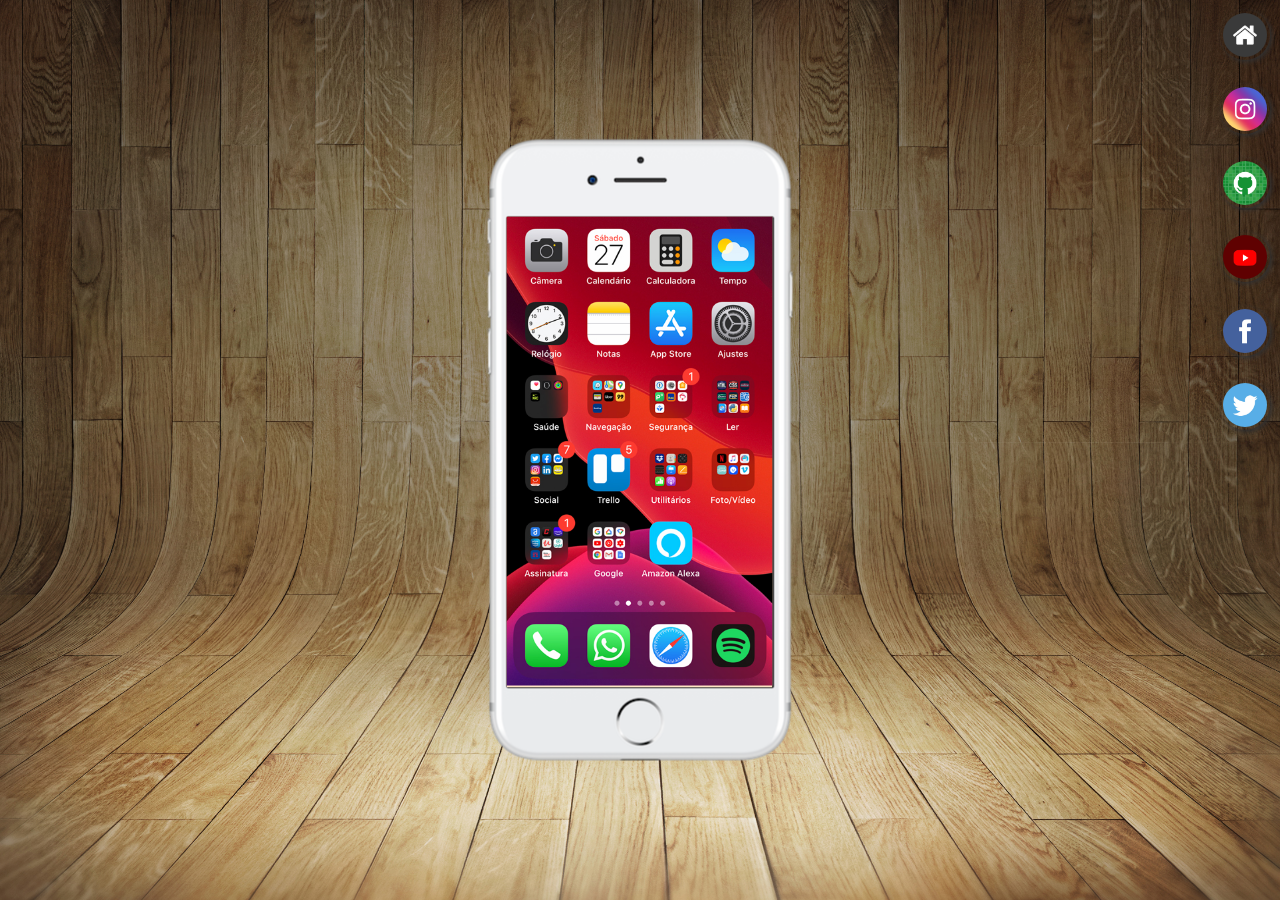
<file: index.html>
<!DOCTYPE html>
<html lang="pt-br">

<head>
    <meta charset="UTF-8">
    <meta http-equiv="X-UA-Compatible" content="IE=edge">
    <meta name="viewport" content="width=device-width, initial-scale=1.0">
    <link rel="sortcut icon" href="favicon.ico" type="image/x-icon">
    <title>Projeto Redes Sociais</title>
    <link rel="stylesheet" href="estilo.css">
</head>

<body>
    <main>
        <section id="telefone">
            <iframe src="home.html" name="tela" id="tela" frameborder="0"></iframe>
        </section>
        <section id="redes-sociais">
            <a href="home.html" target="tela"> <img src="imagens/logo-home.jpg" alt="logo-home"> <br>
                <a href="instagram.html" target="tela"><img src="imagens/logo-instagram.jpg" alt="icone-instagram"></a> <br>
                <a href="github.html" target="tela"><img src="imagens/logo-github.jpg" alt="logo-github"> </a> <br>
                <a href="youtube.html" target="tela"><img src="imagens/logo-youtube.jpg" alt="logo-youtube"></a><br>
                <a href="facebook.html" target="tela"> <img src="imagens/logo-facebook.jpg" alt="logo-facebook"> </a> <br>
                <a href="twitter.html" target="tela"> <img src="imagens/logo-twitter.jpg" alt="logo-twitter"> </a> <br>
        </section>

    </main>


</body>

</html>
</file>
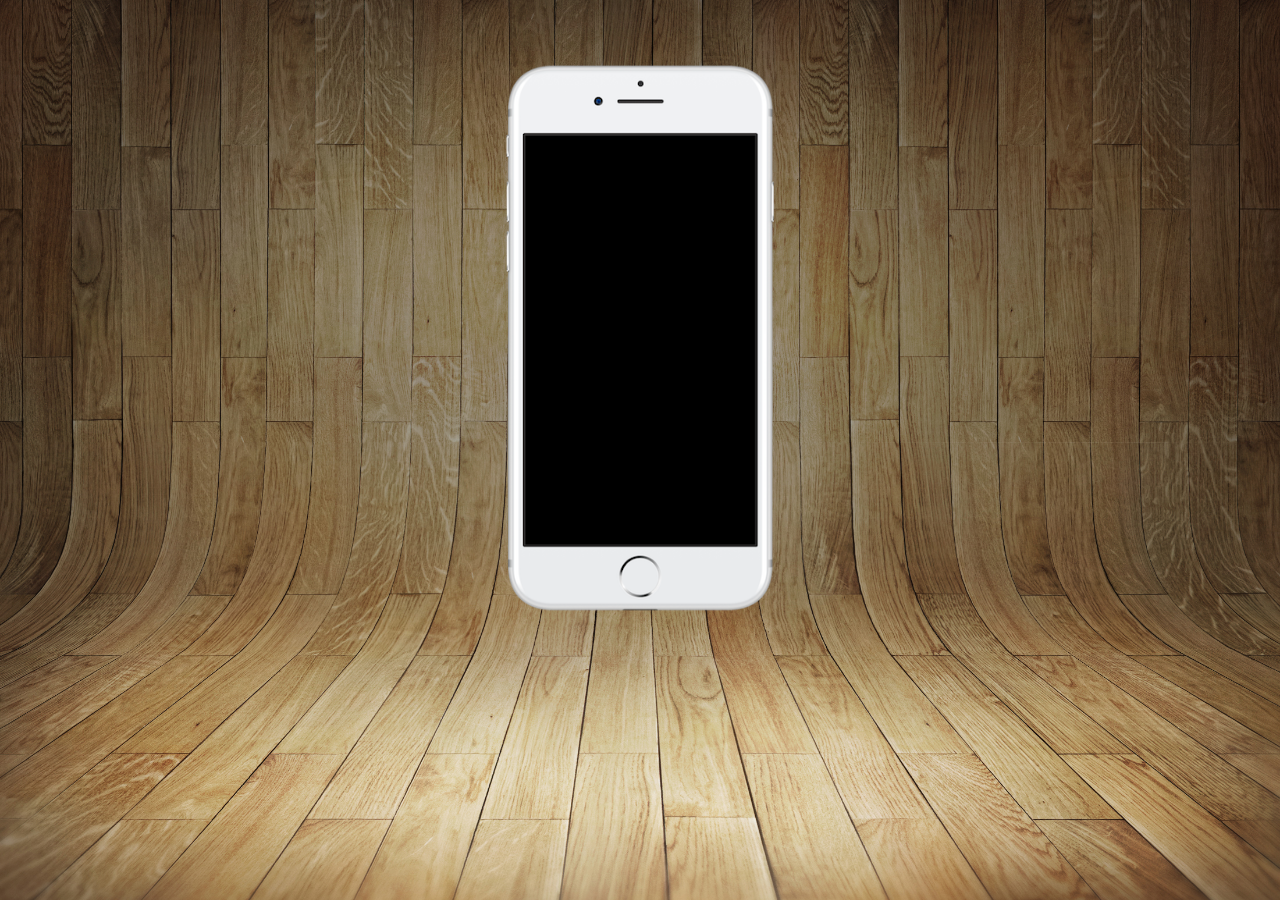
<file: projeto/index.html>
<!DOCTYPE html>
<html lang="pt-br">
<head>
    <meta charset="UTF-8">
    <meta http-equiv="X-UA-Compatible" content="IE=edge">
    <meta name="viewport" content="width=device-width, initial-scale=1.0">
    <link rel="sortcut icon" href="favicon.ico" type="image/x-icon">
    <title>Projeto Redes Sociais</title>
    <style>
        
        body{ background-image:url(imagens/fundo-madeira.jpg ); background-size: cover; background-repeat: no-repeat; background-attachment:fixed;}
         #iphone{  position: relative;
            top: 10%;
            left: 50%;
         transform: translate(-50%, 10%);
            height: 550px;
            
         }

   </style>
</head>
<body>
    <img id="iphone" src="imagens/frame-iphone.png" alt="iphone">

    
</body>
</html>
</file>
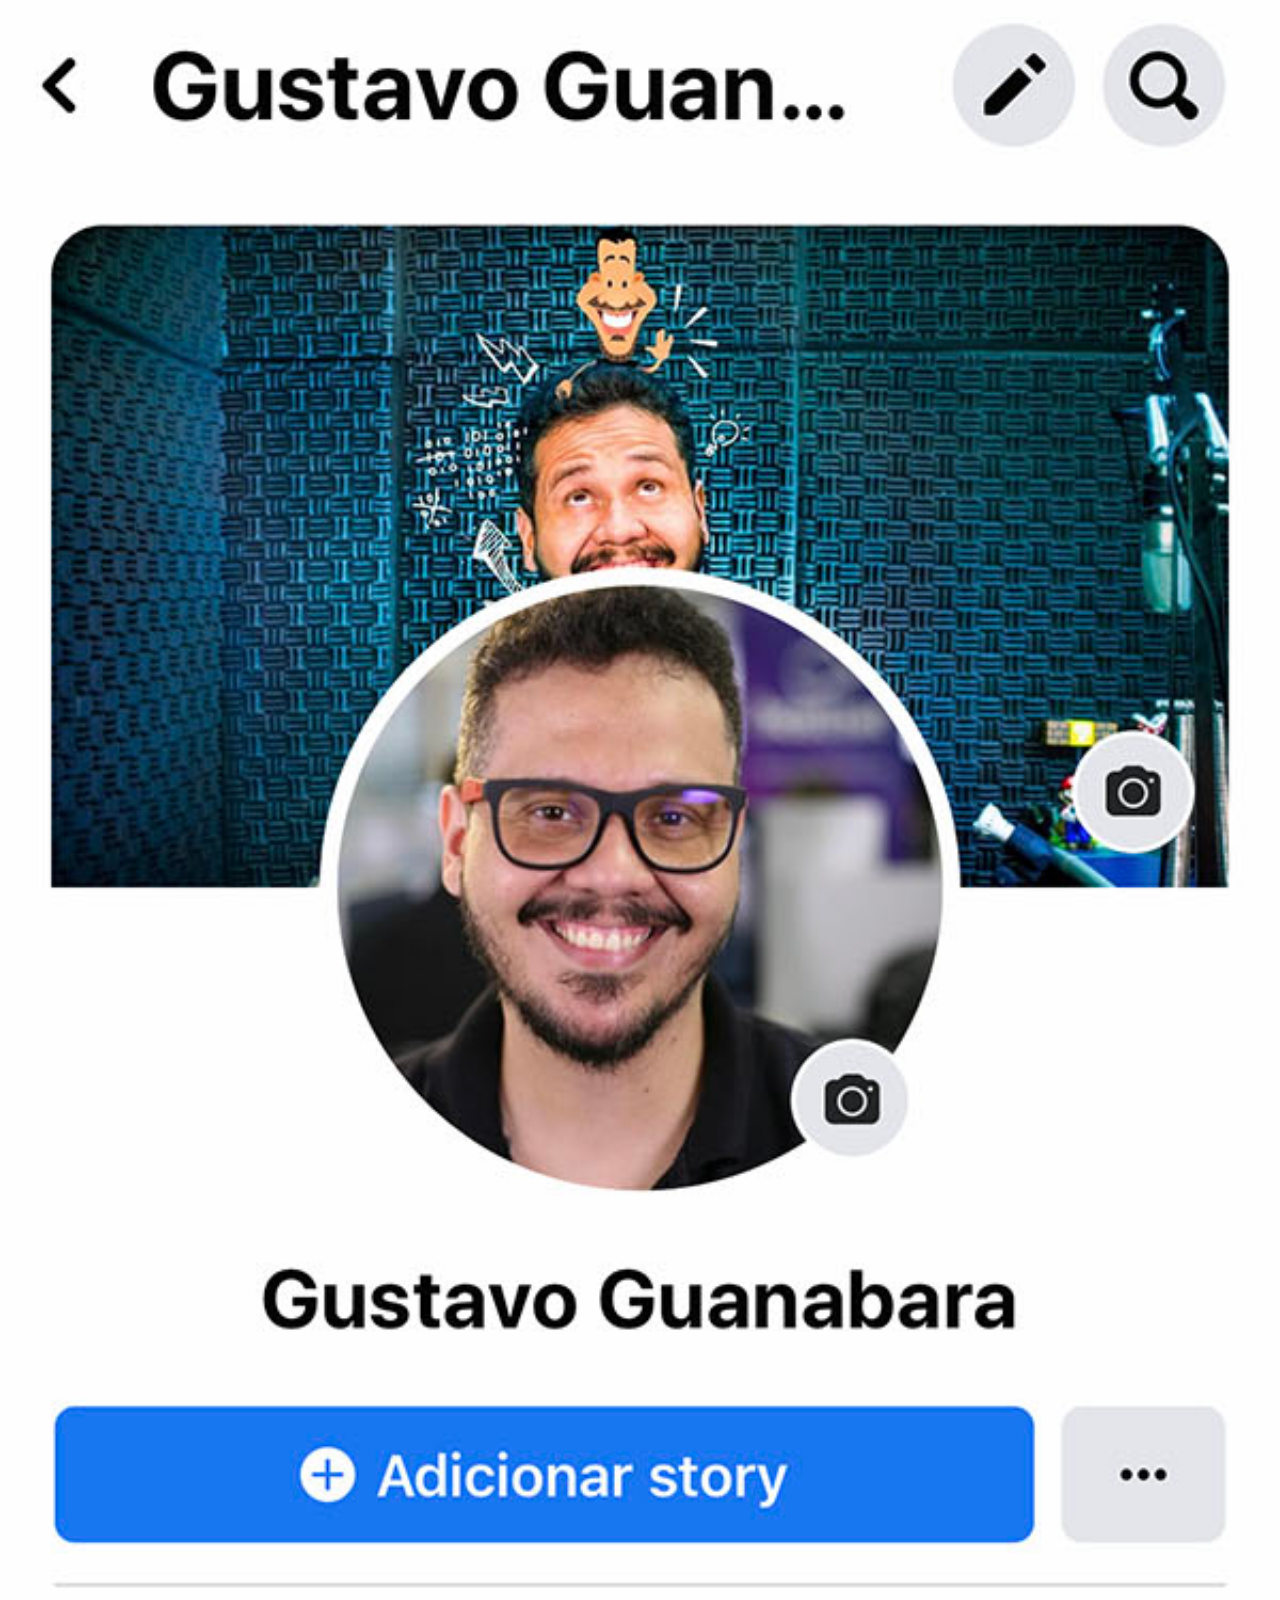
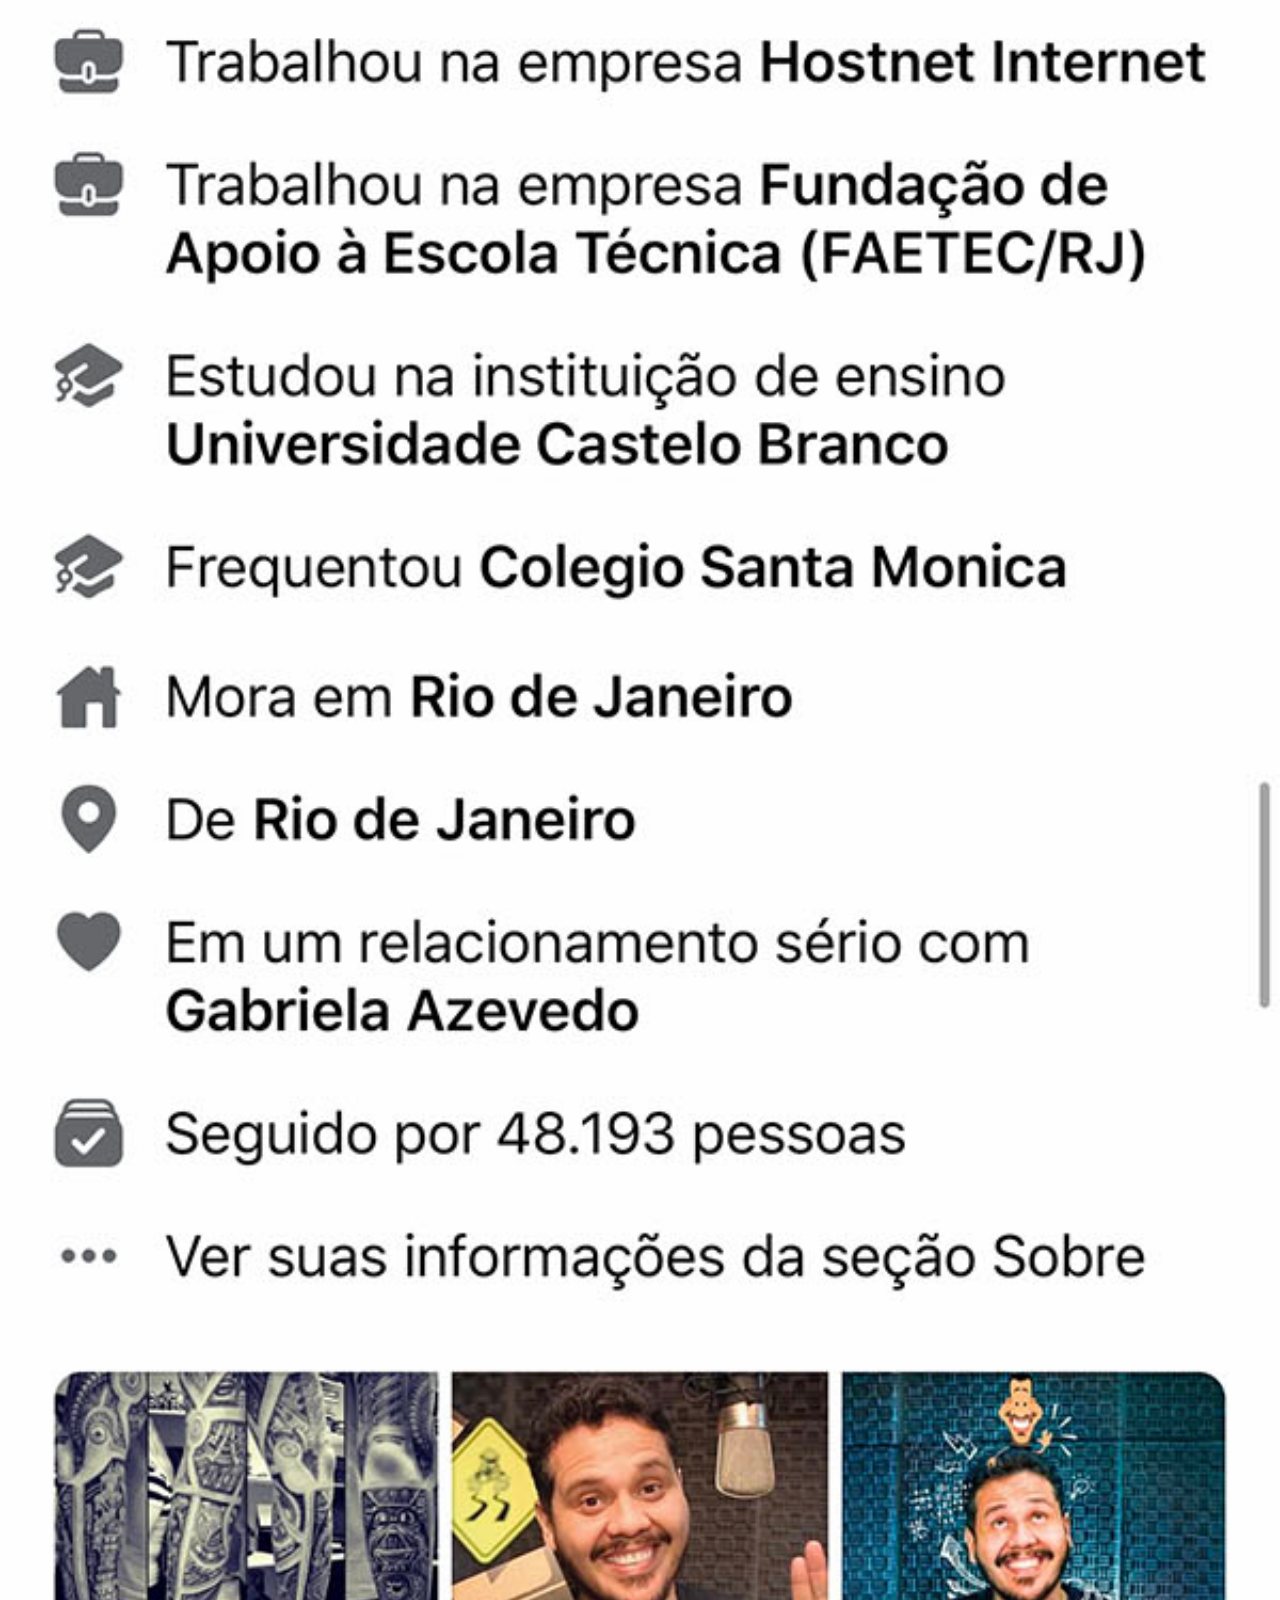
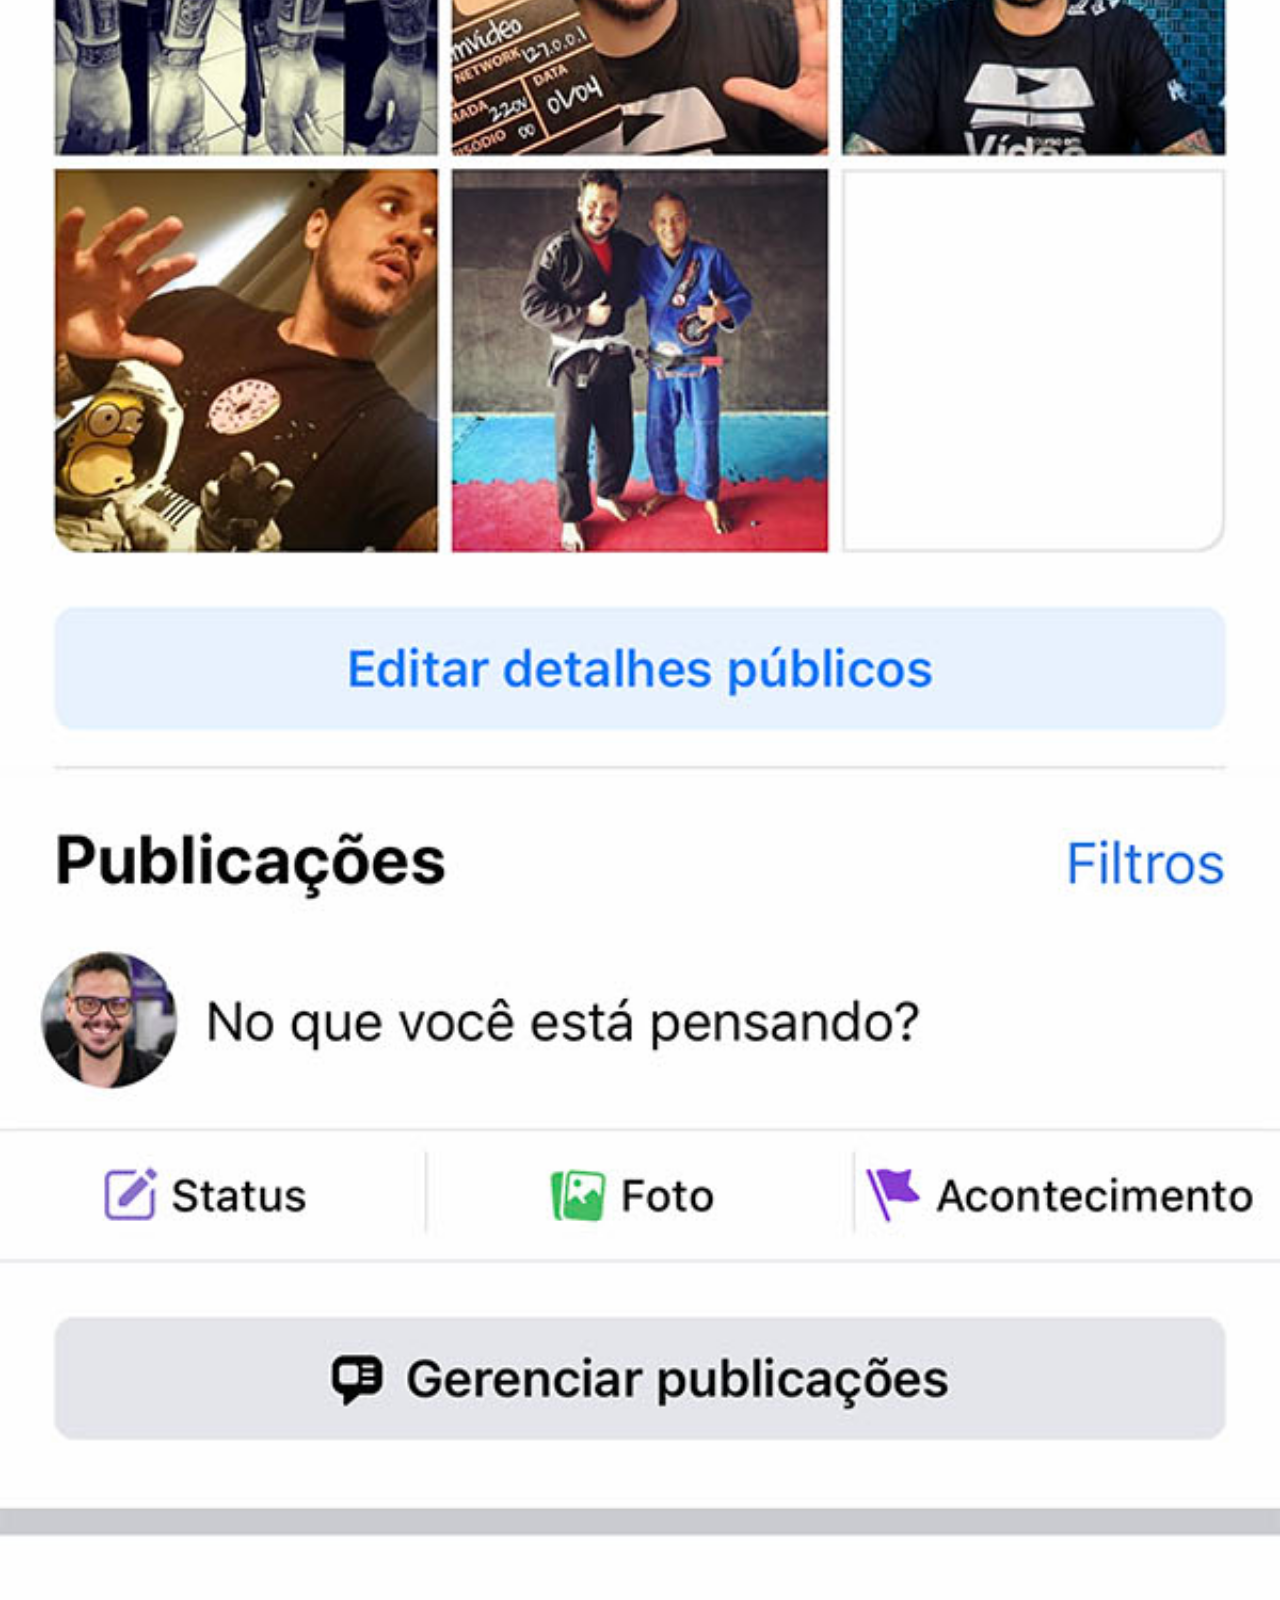
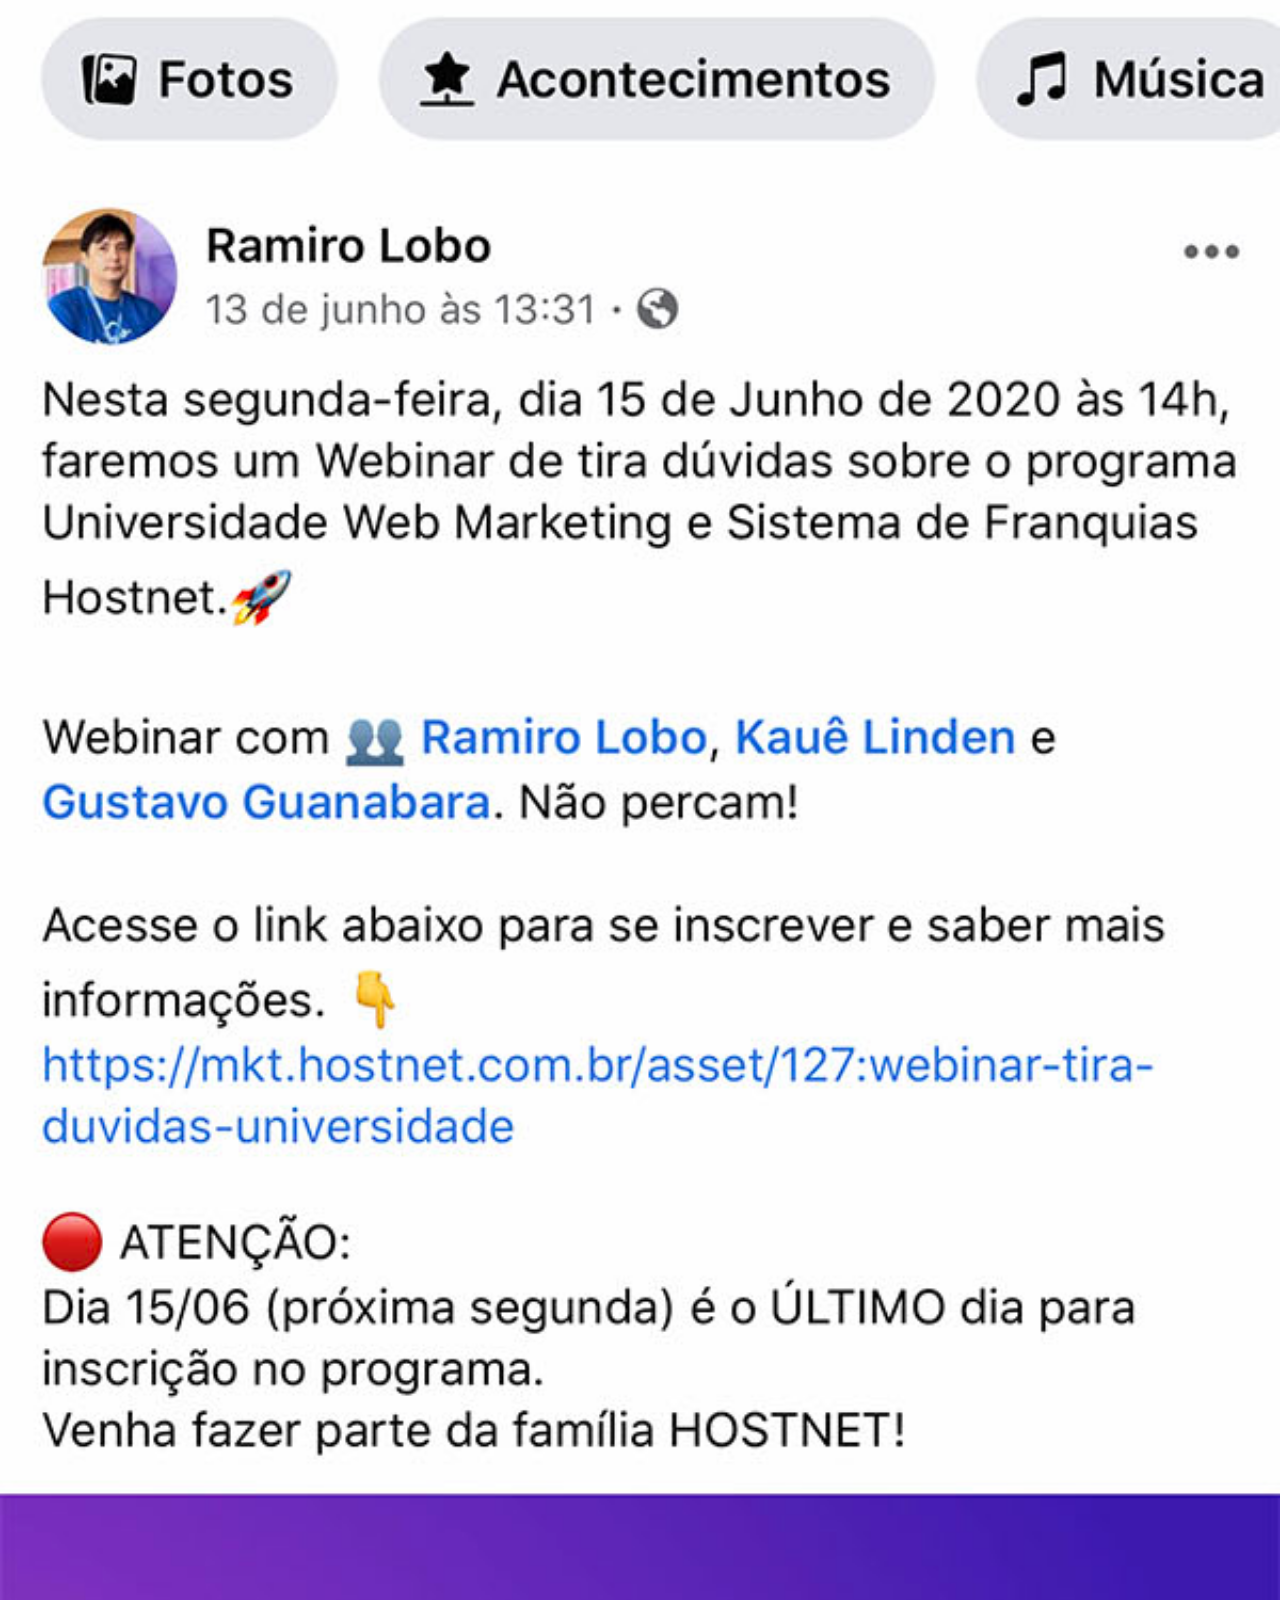
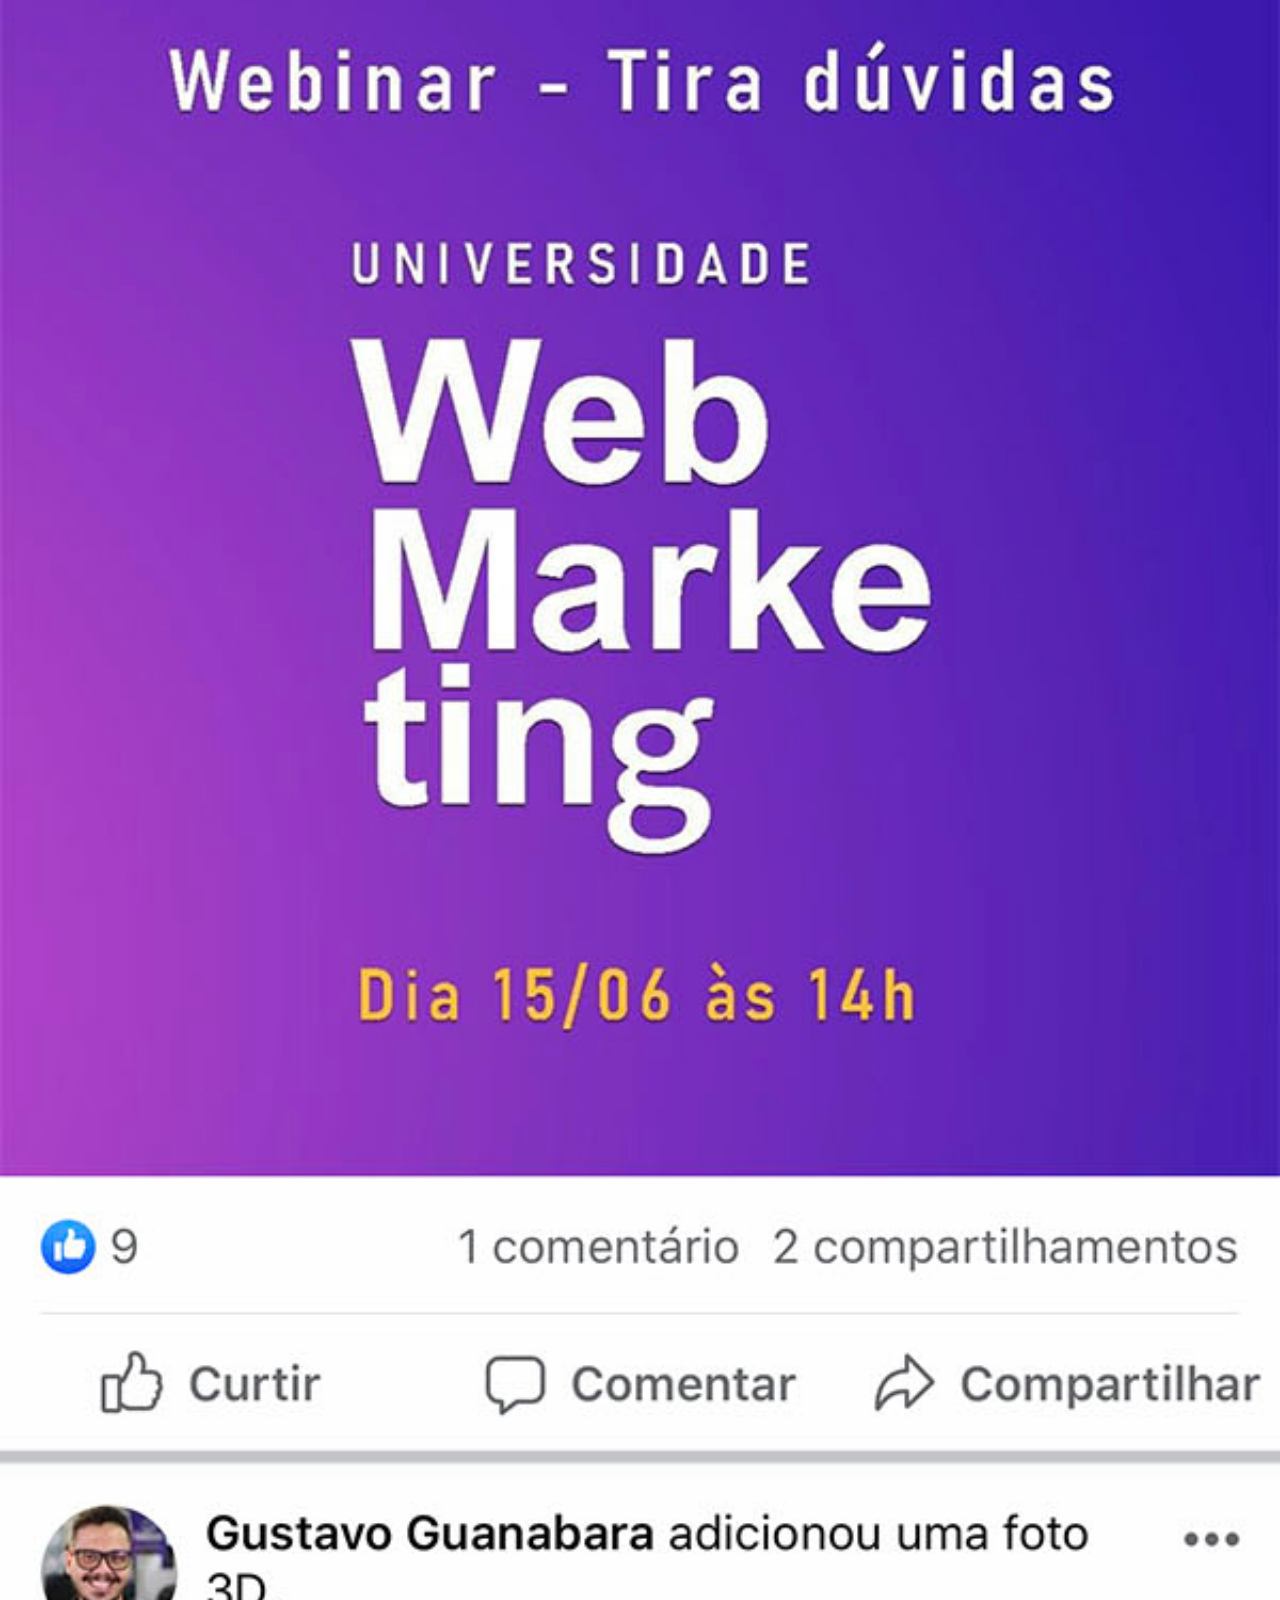
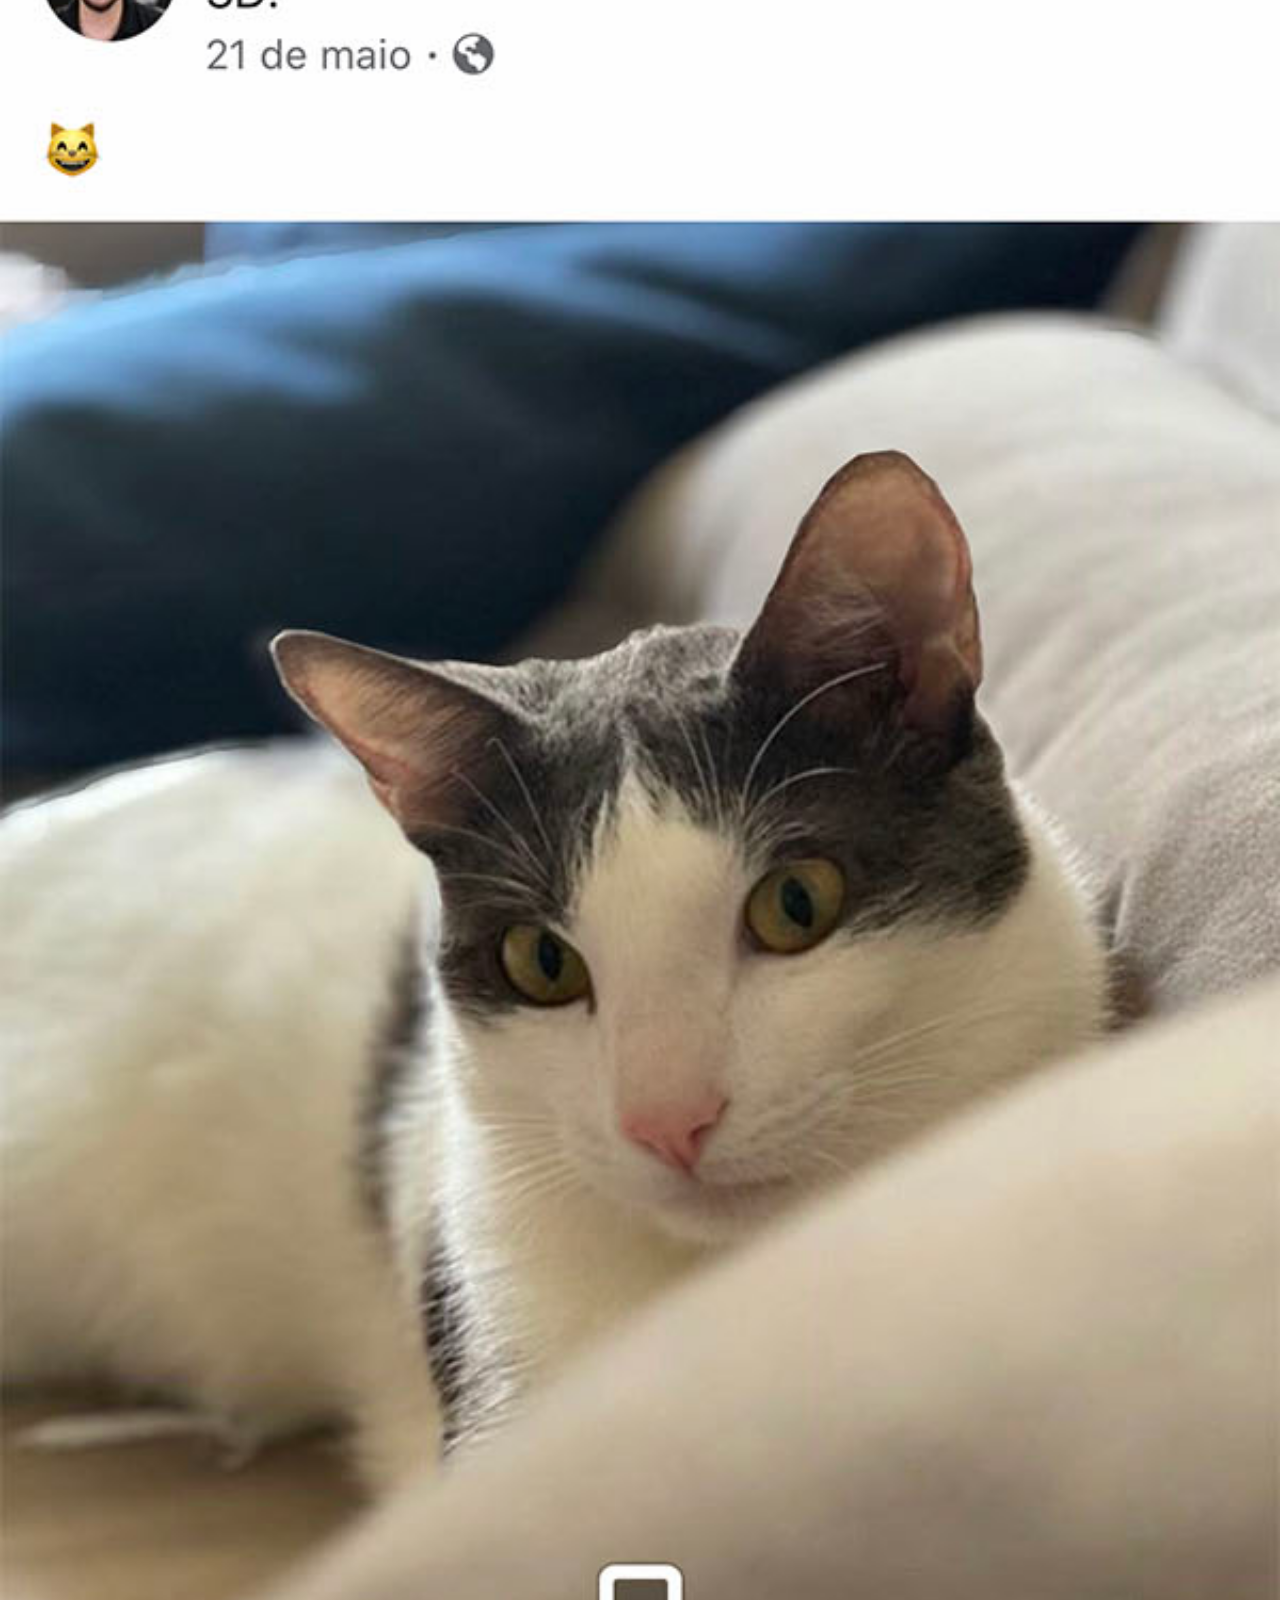
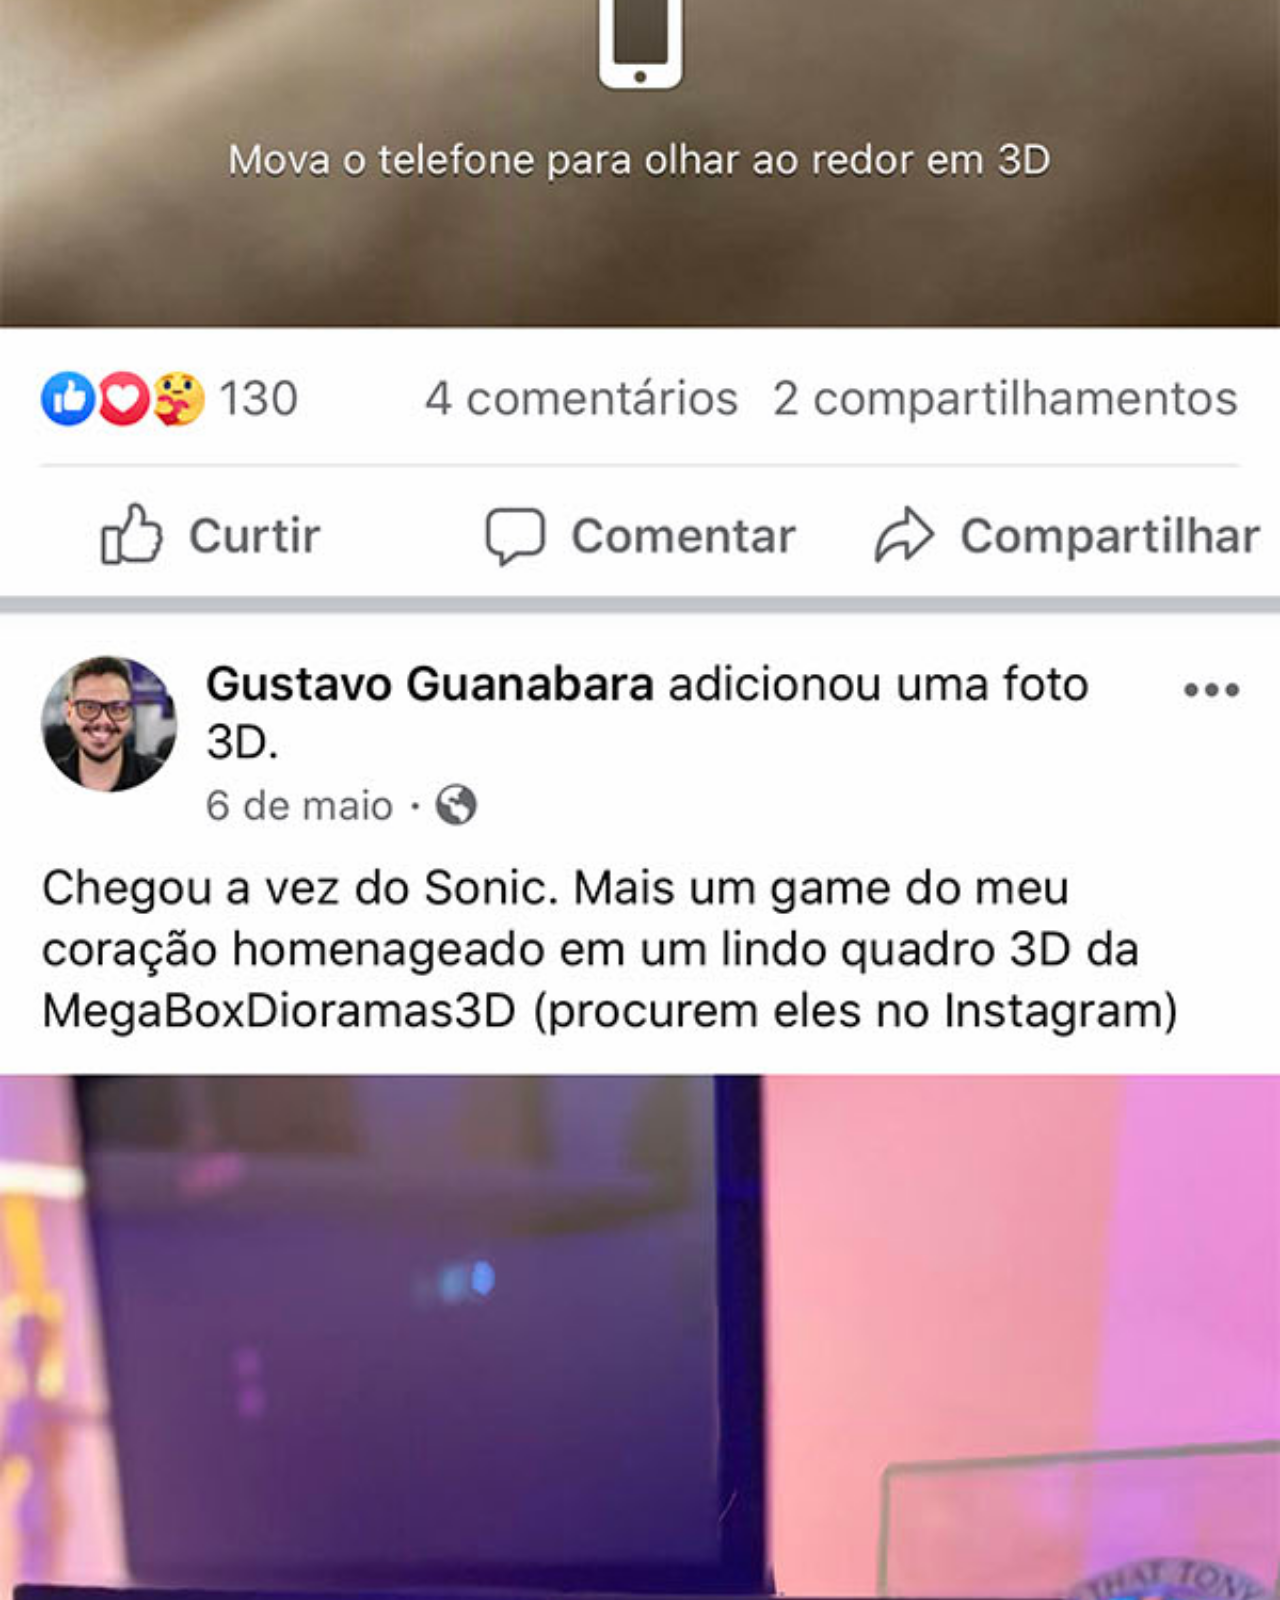
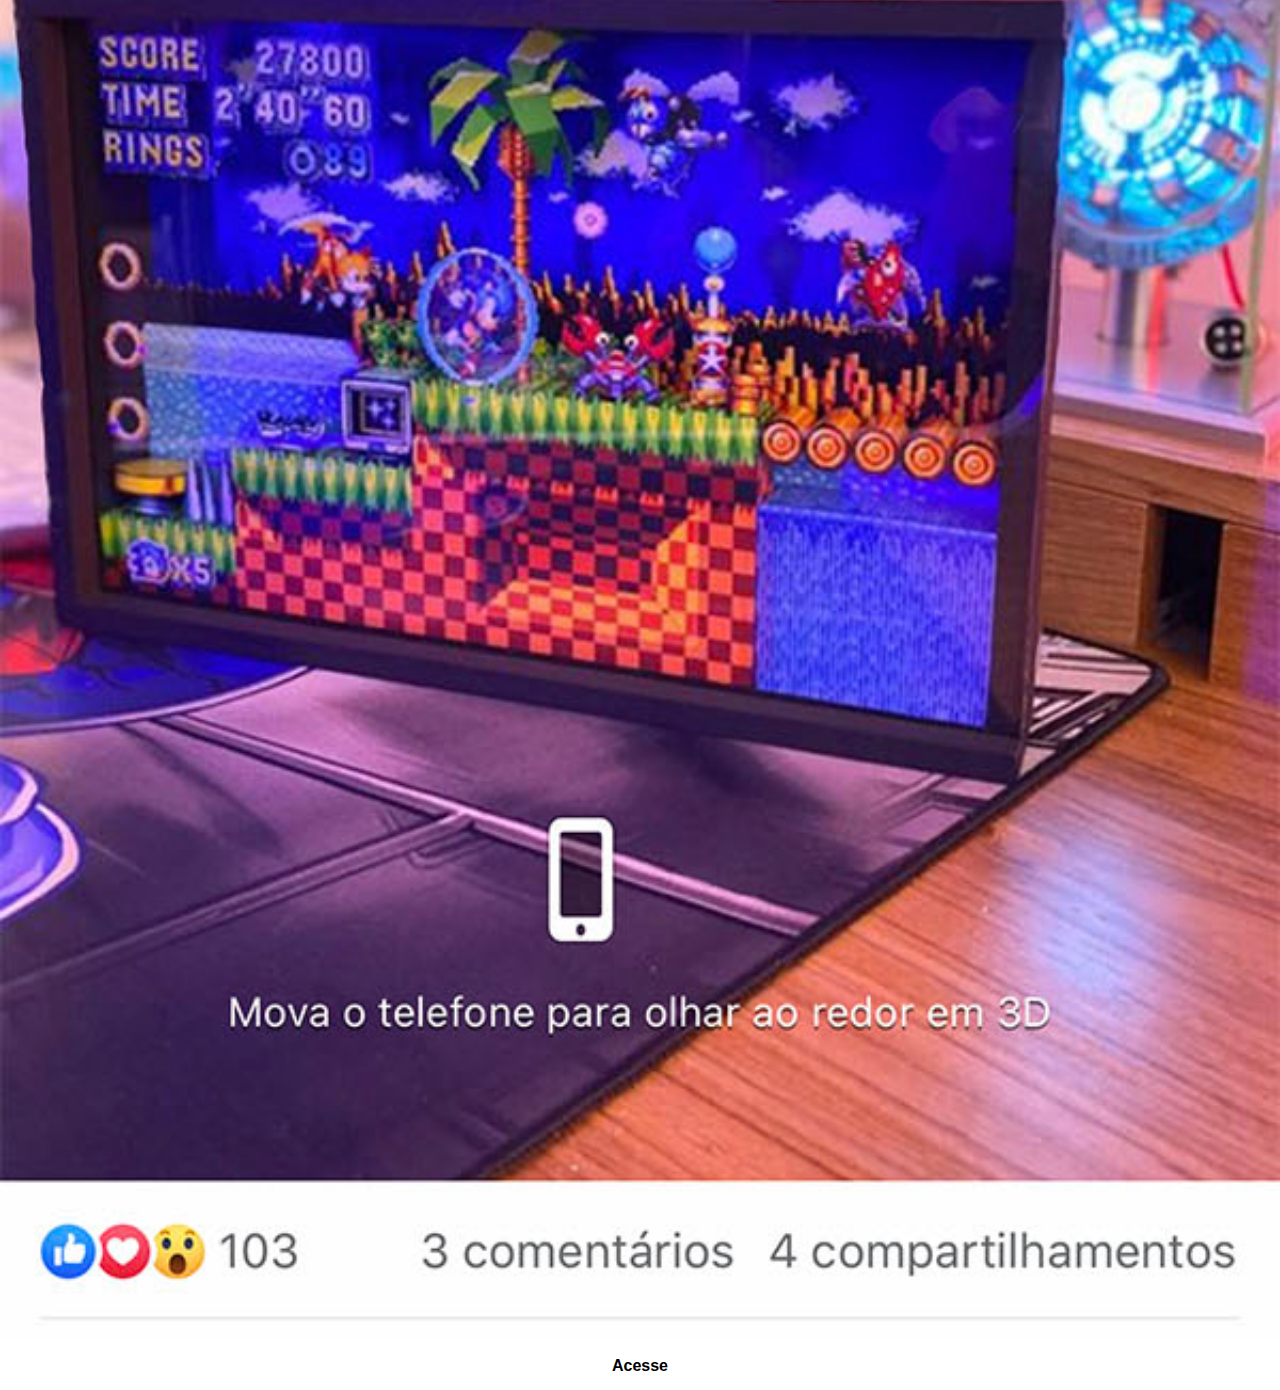
<file: facebook.html>
<!DOCTYPE html>
<html lang="pt-br">
<head>
    <meta charset="UTF-8">
    <meta http-equiv="X-UA-Compatible" content="IE=edge">
    <meta name="viewport" content="width=device-width, initial-scale=1.0">
    <title>Facebook</title>
    <link rel="stylesheet" href="estilo/social.css">      
</head>
<body>
    <img src="imagens/tela-facebook.jpg" alt="tela-facebook">
    <a href="https://www.facebook.com/gustavoguanabara" target="_blank"> Acesse</a>
</body>
</html>
</file>
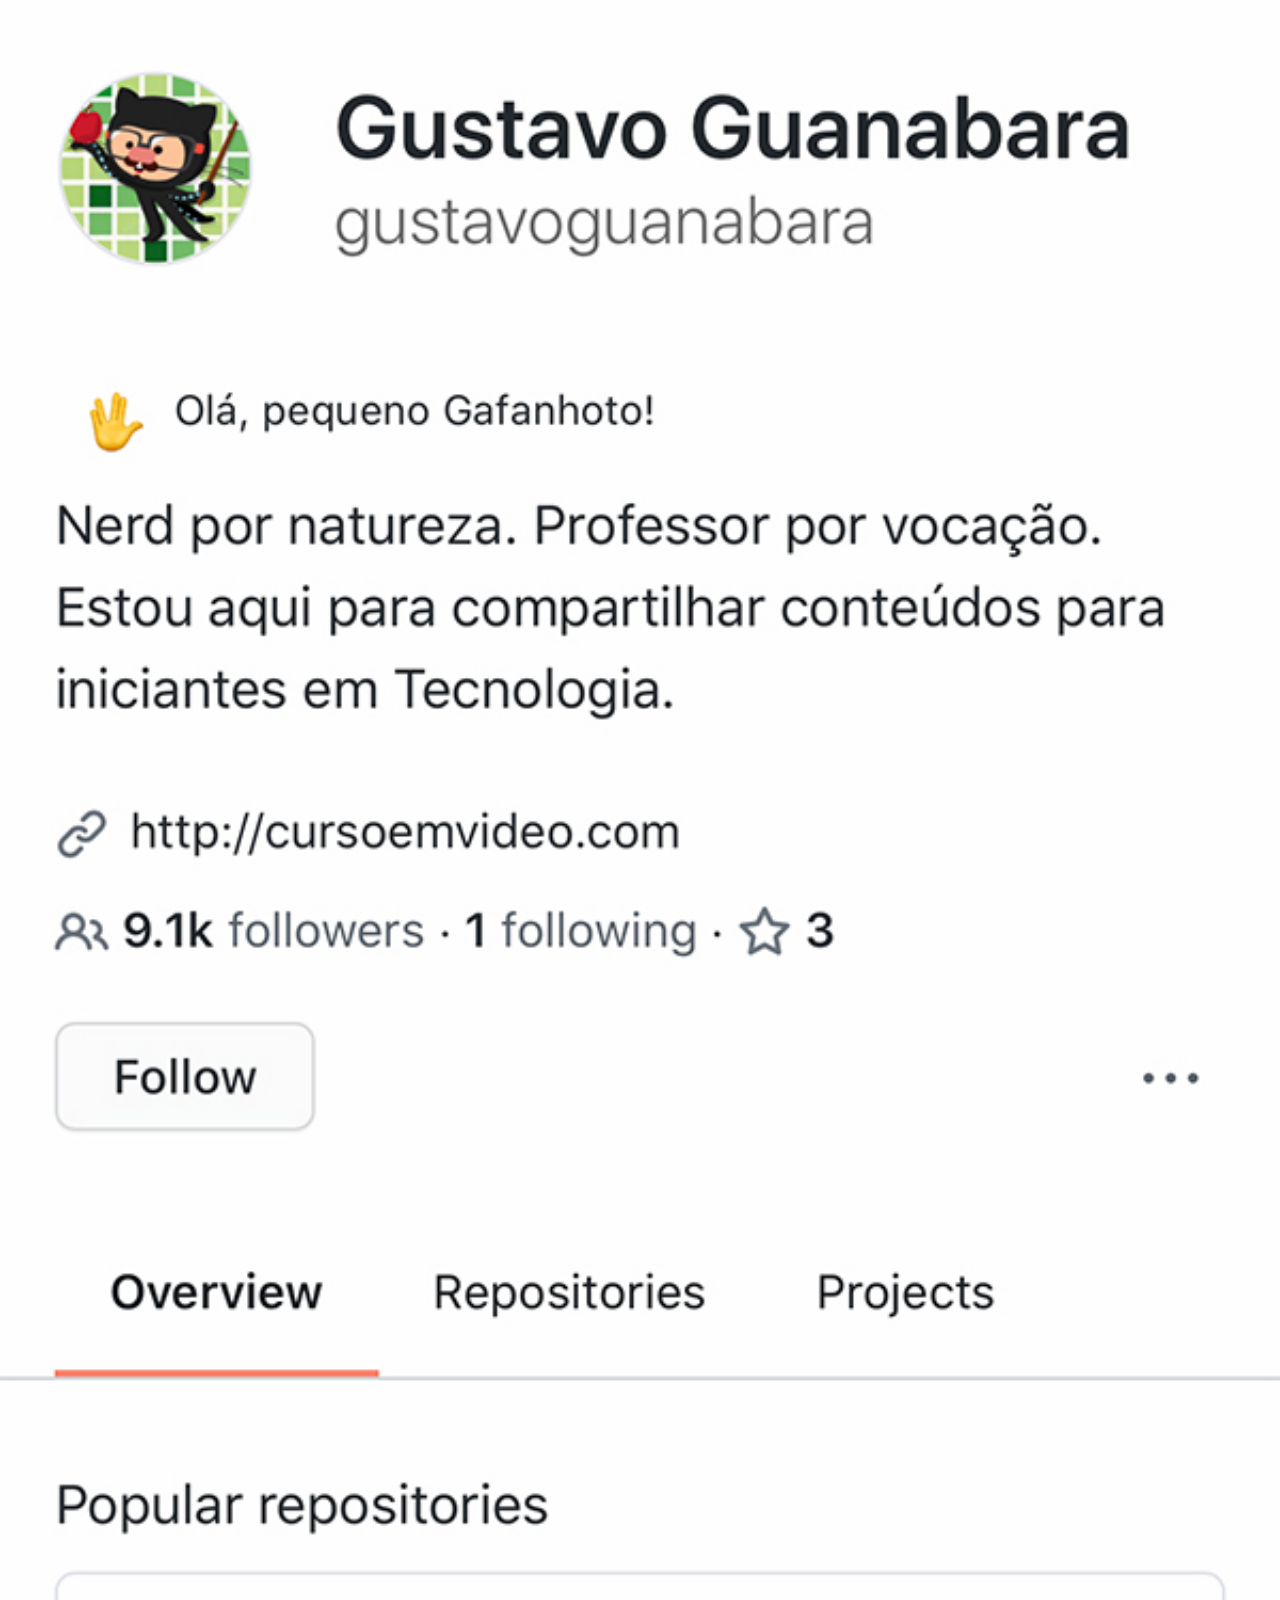
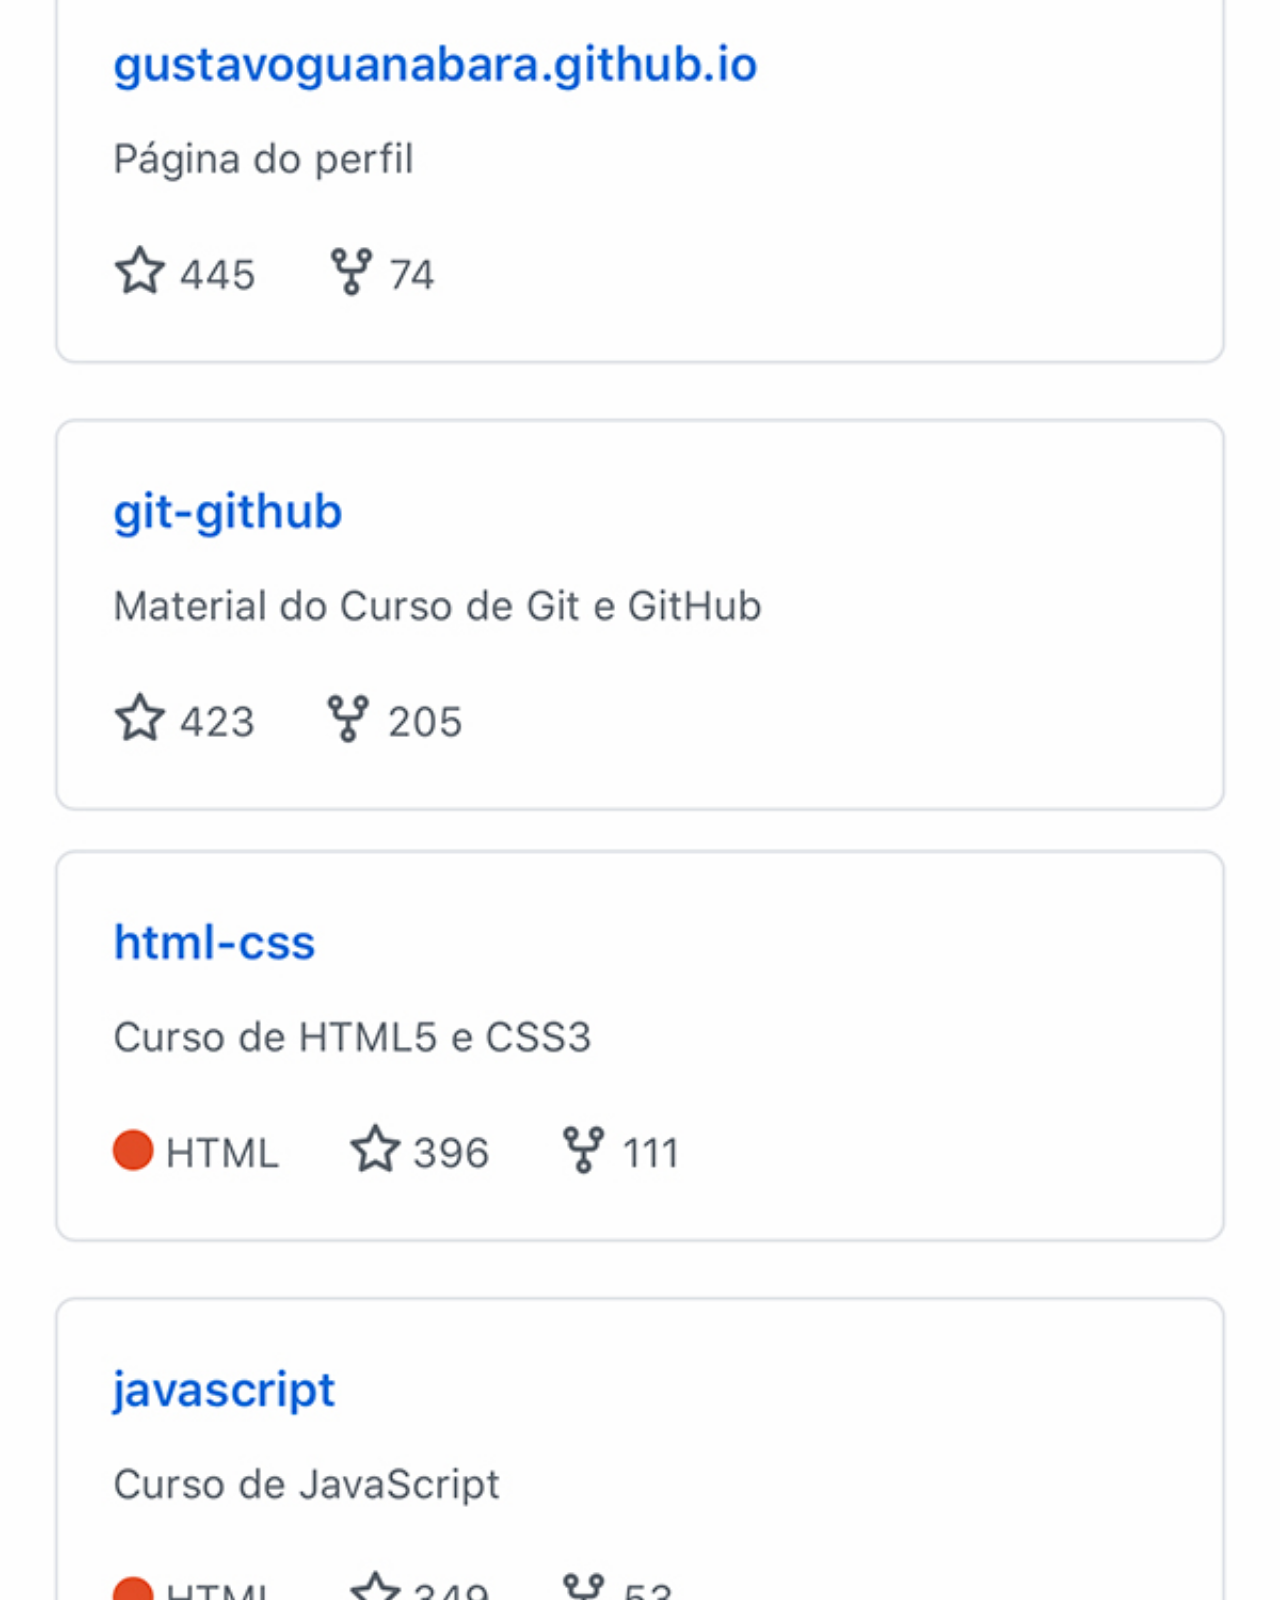
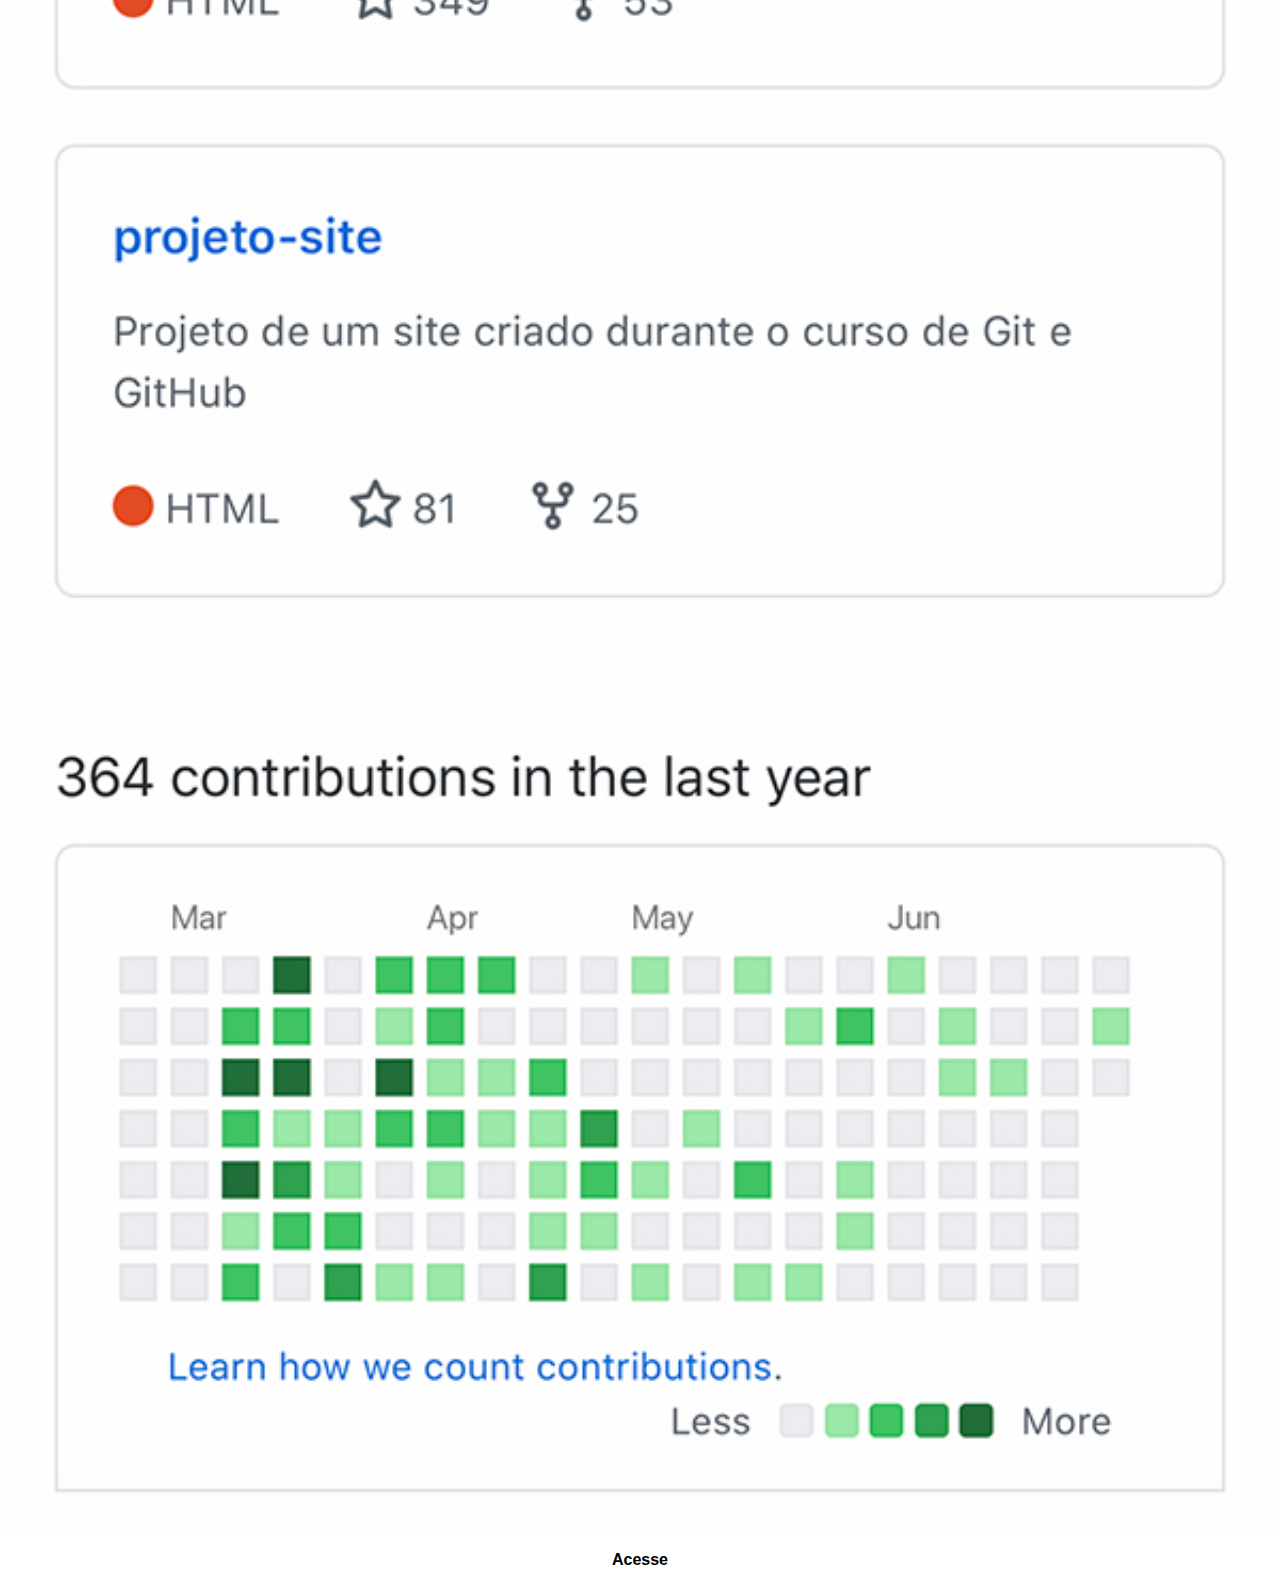
<file: github.html>
<!DOCTYPE html>
<html lang="pt-br">
<head>
    <meta charset="UTF-8">
    <meta http-equiv="X-UA-Compatible" content="IE=edge">
    <meta name="viewport" content="width=device-width, initial-scale=1.0">
    <title>Github</title>
    <link rel="stylesheet" href="estilo/social.css">
</head>
<body>
    <img src="imagens/tela-github.jpg" alt="tela-github">
    <a href="https://github.com/gustavoguanabara" target="_blank"> Acesse</a>

</body>
</html>
</file>
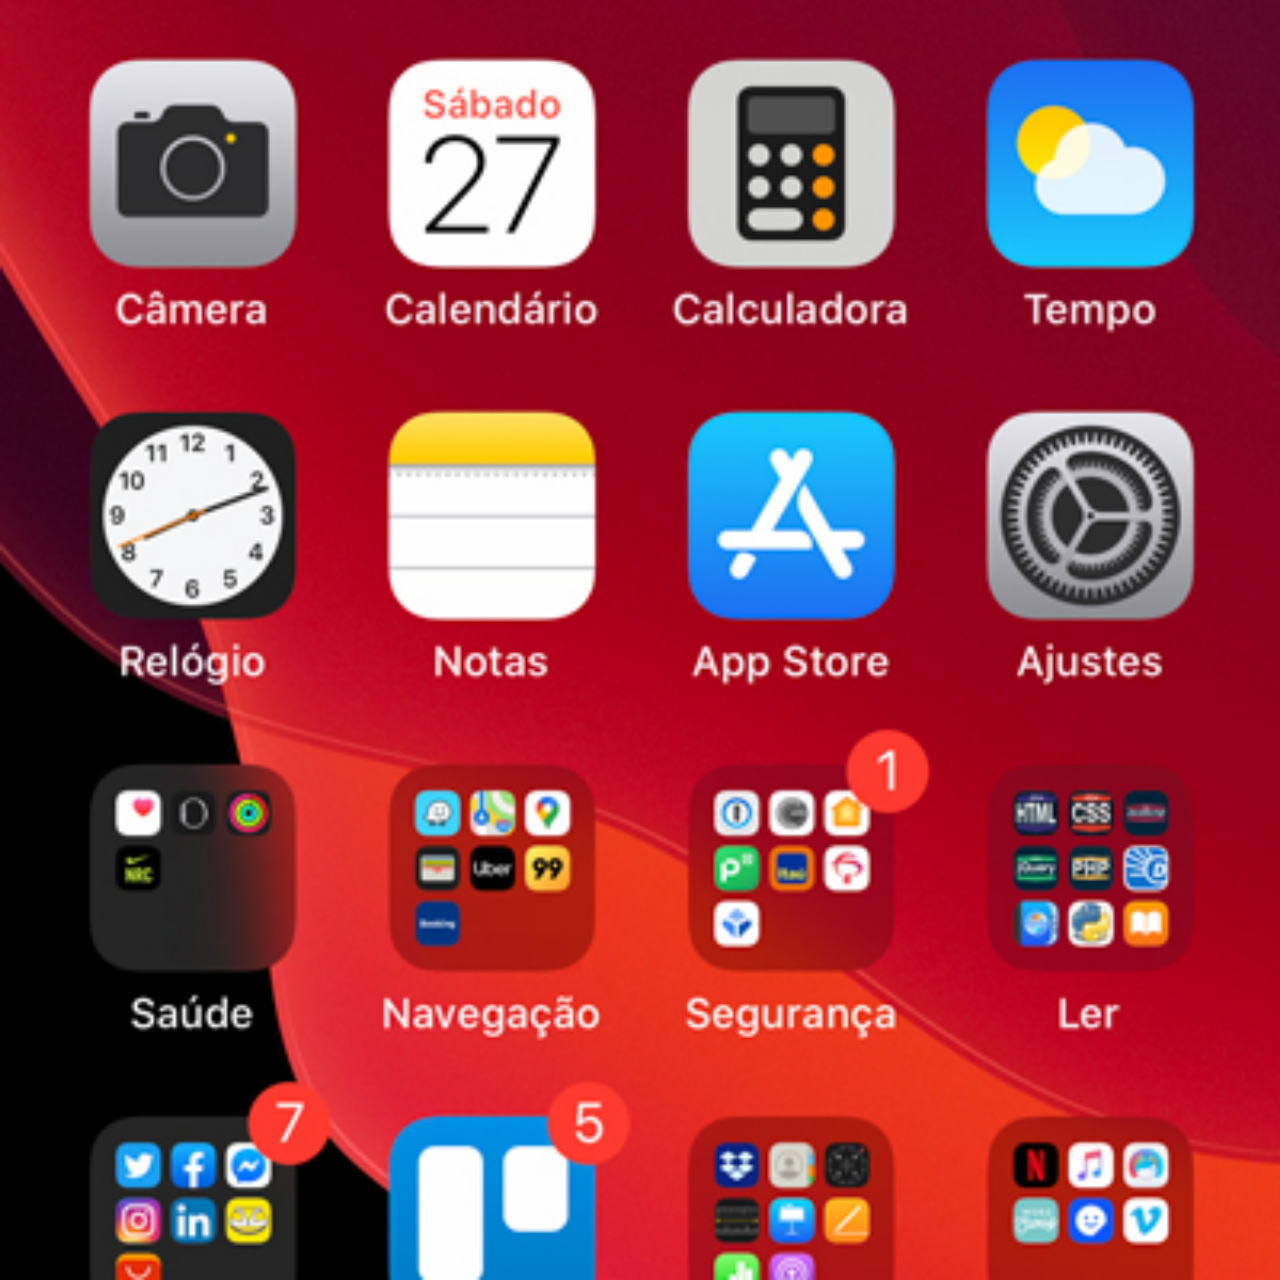
<file: home.html>
<!DOCTYPE html>
<html lang="pt-br">
<head>
    <meta charset="UTF-8">
    <meta http-equiv="X-UA-Compatible" content="IE=edge">
    <meta name="viewport" content="width=device-width, initial-scale=1.0">
    <title>Home</title>
    <style>

        *{
             margin: 0px;
             padding: 0px;
        }
        body{
            width: 100vw;
        height: 100vw;
        background: bisque url(imagens/tela-home.jpg) no-repeat top center;
        background-size: cover;}
    </style>
</head>
<body>

</body>
</html>
</file>
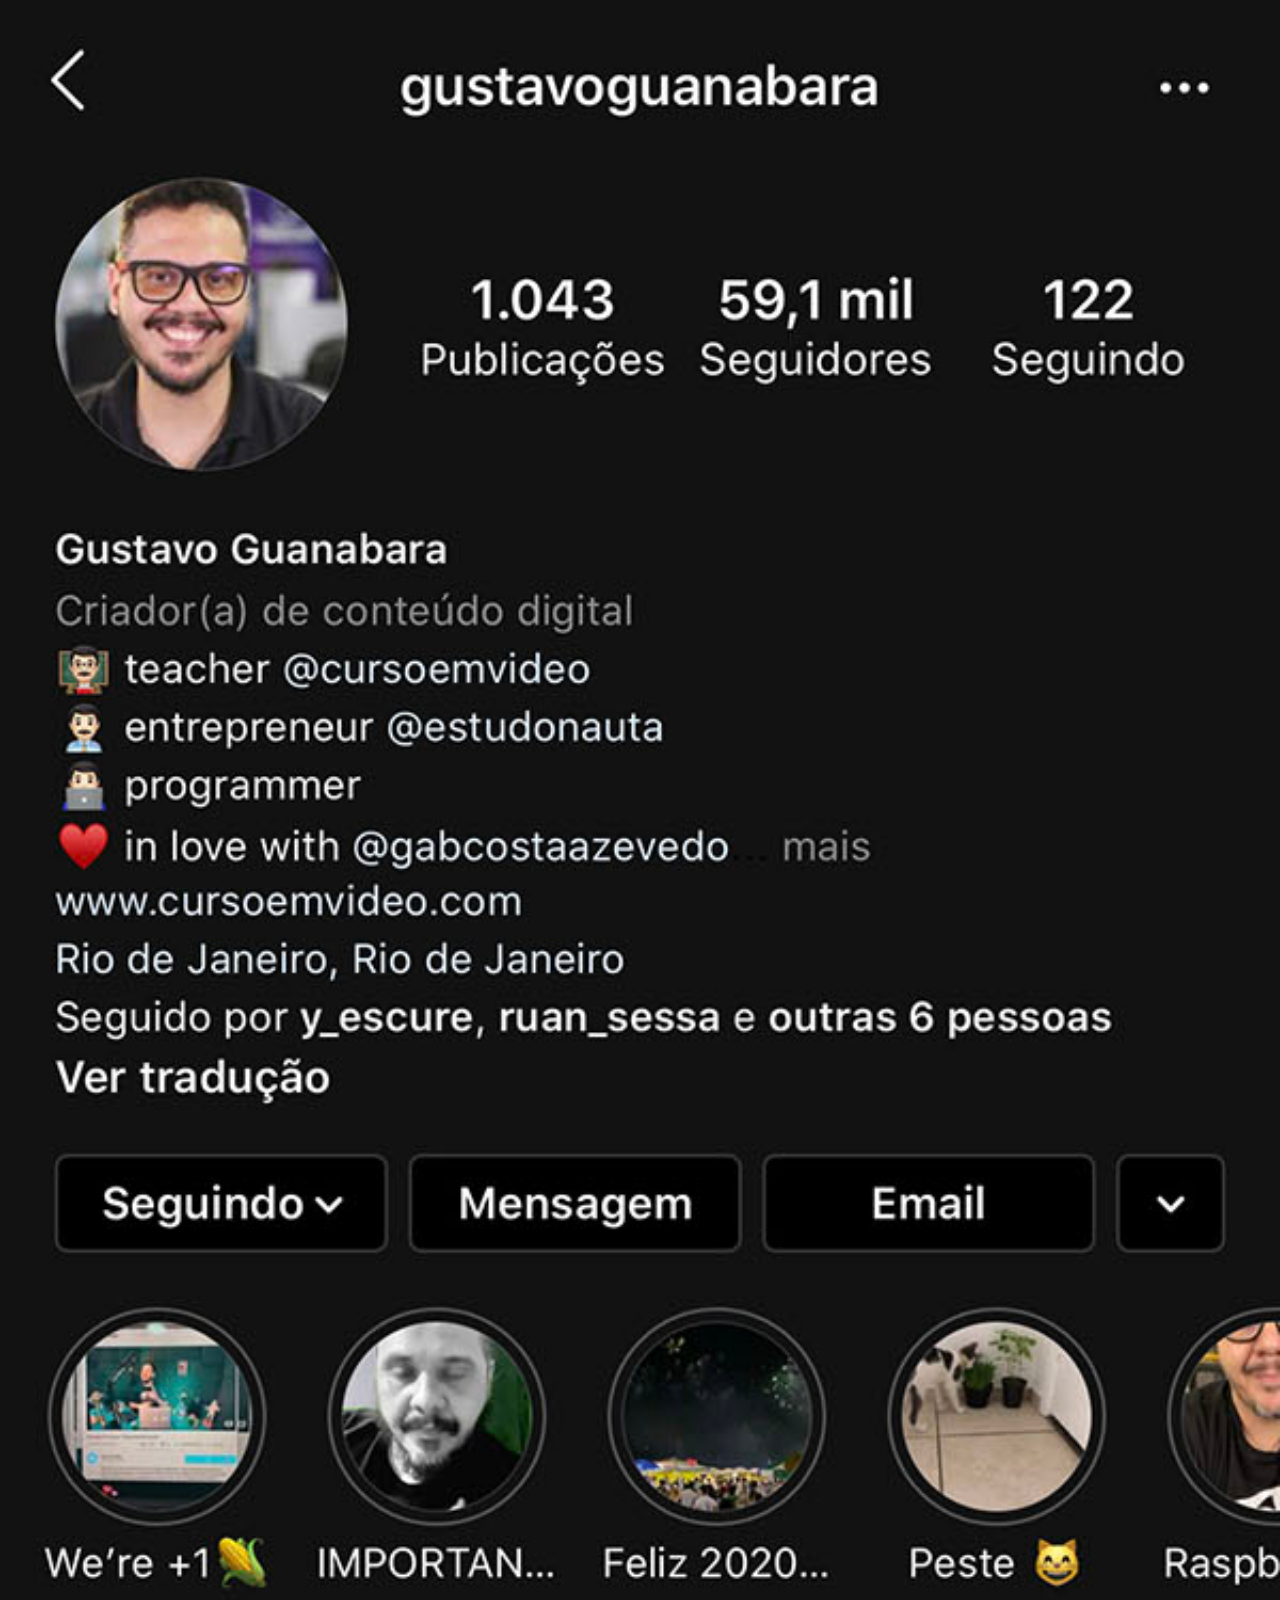
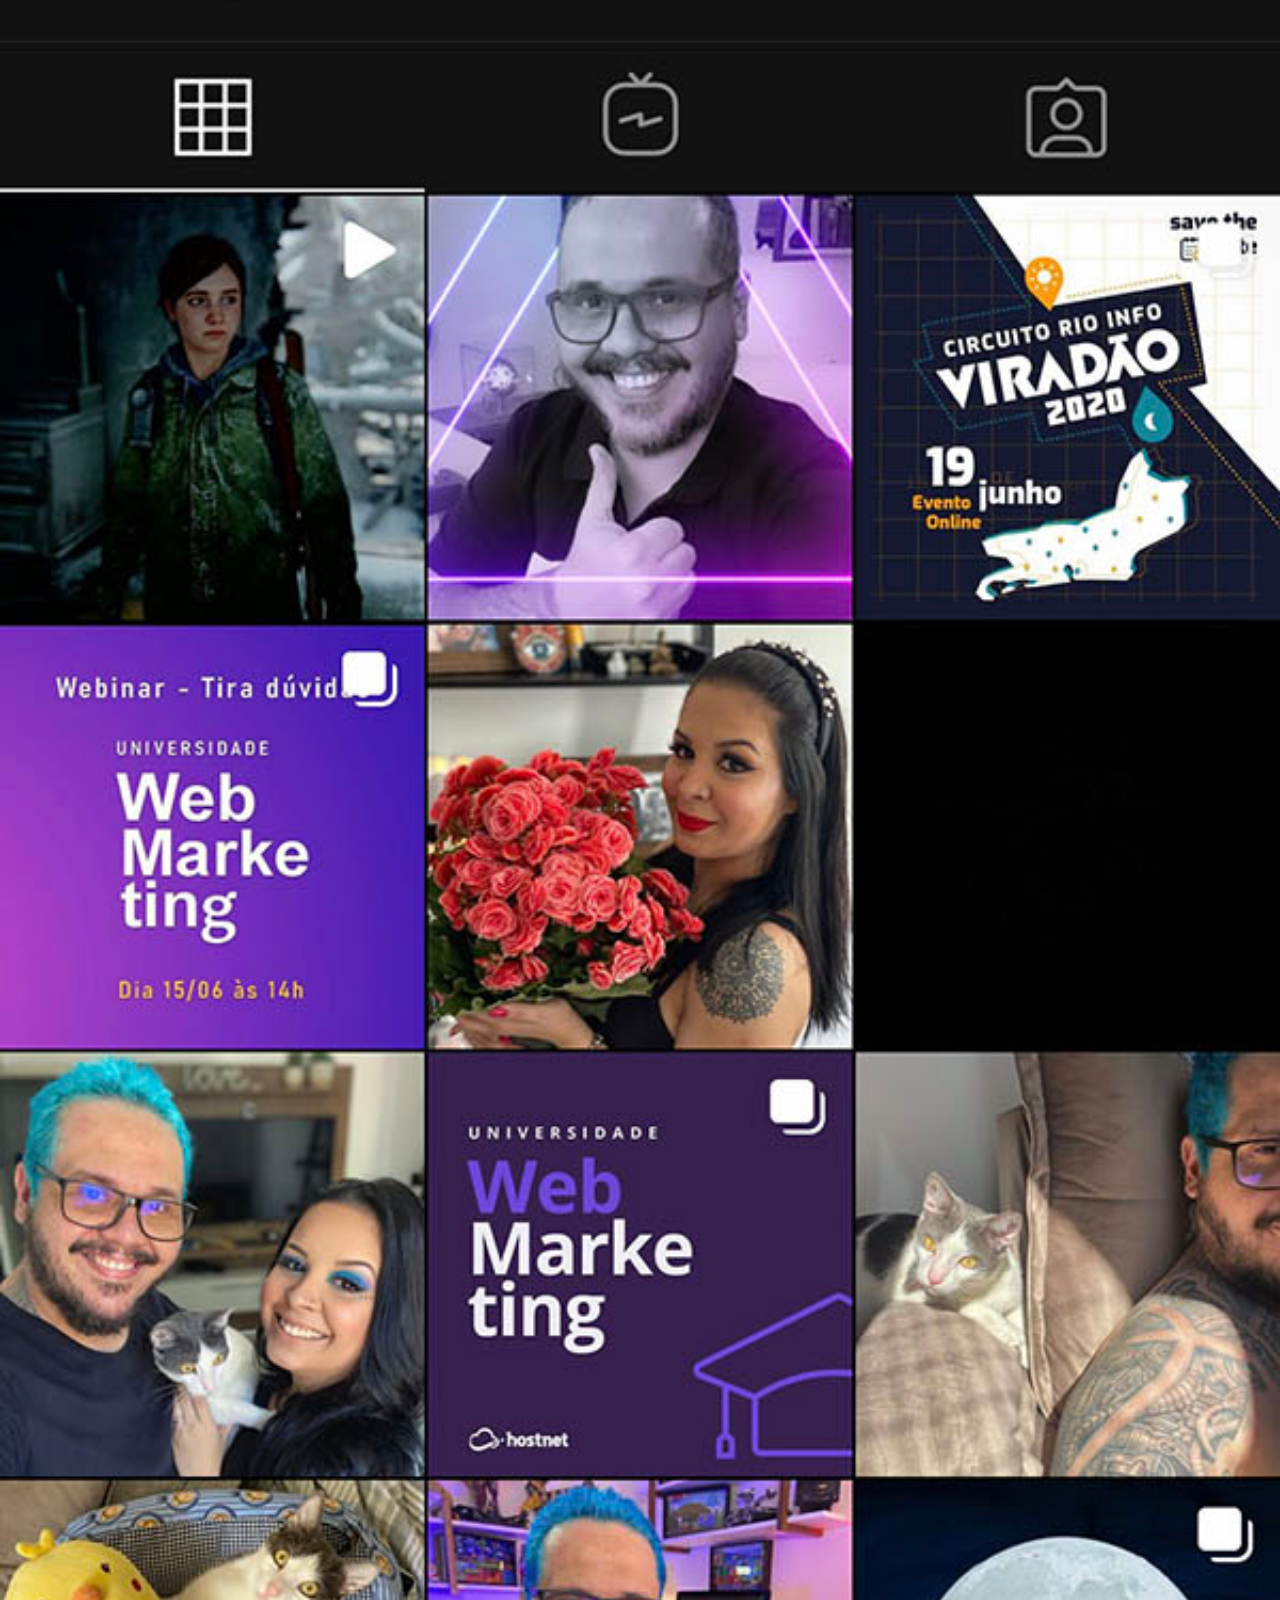
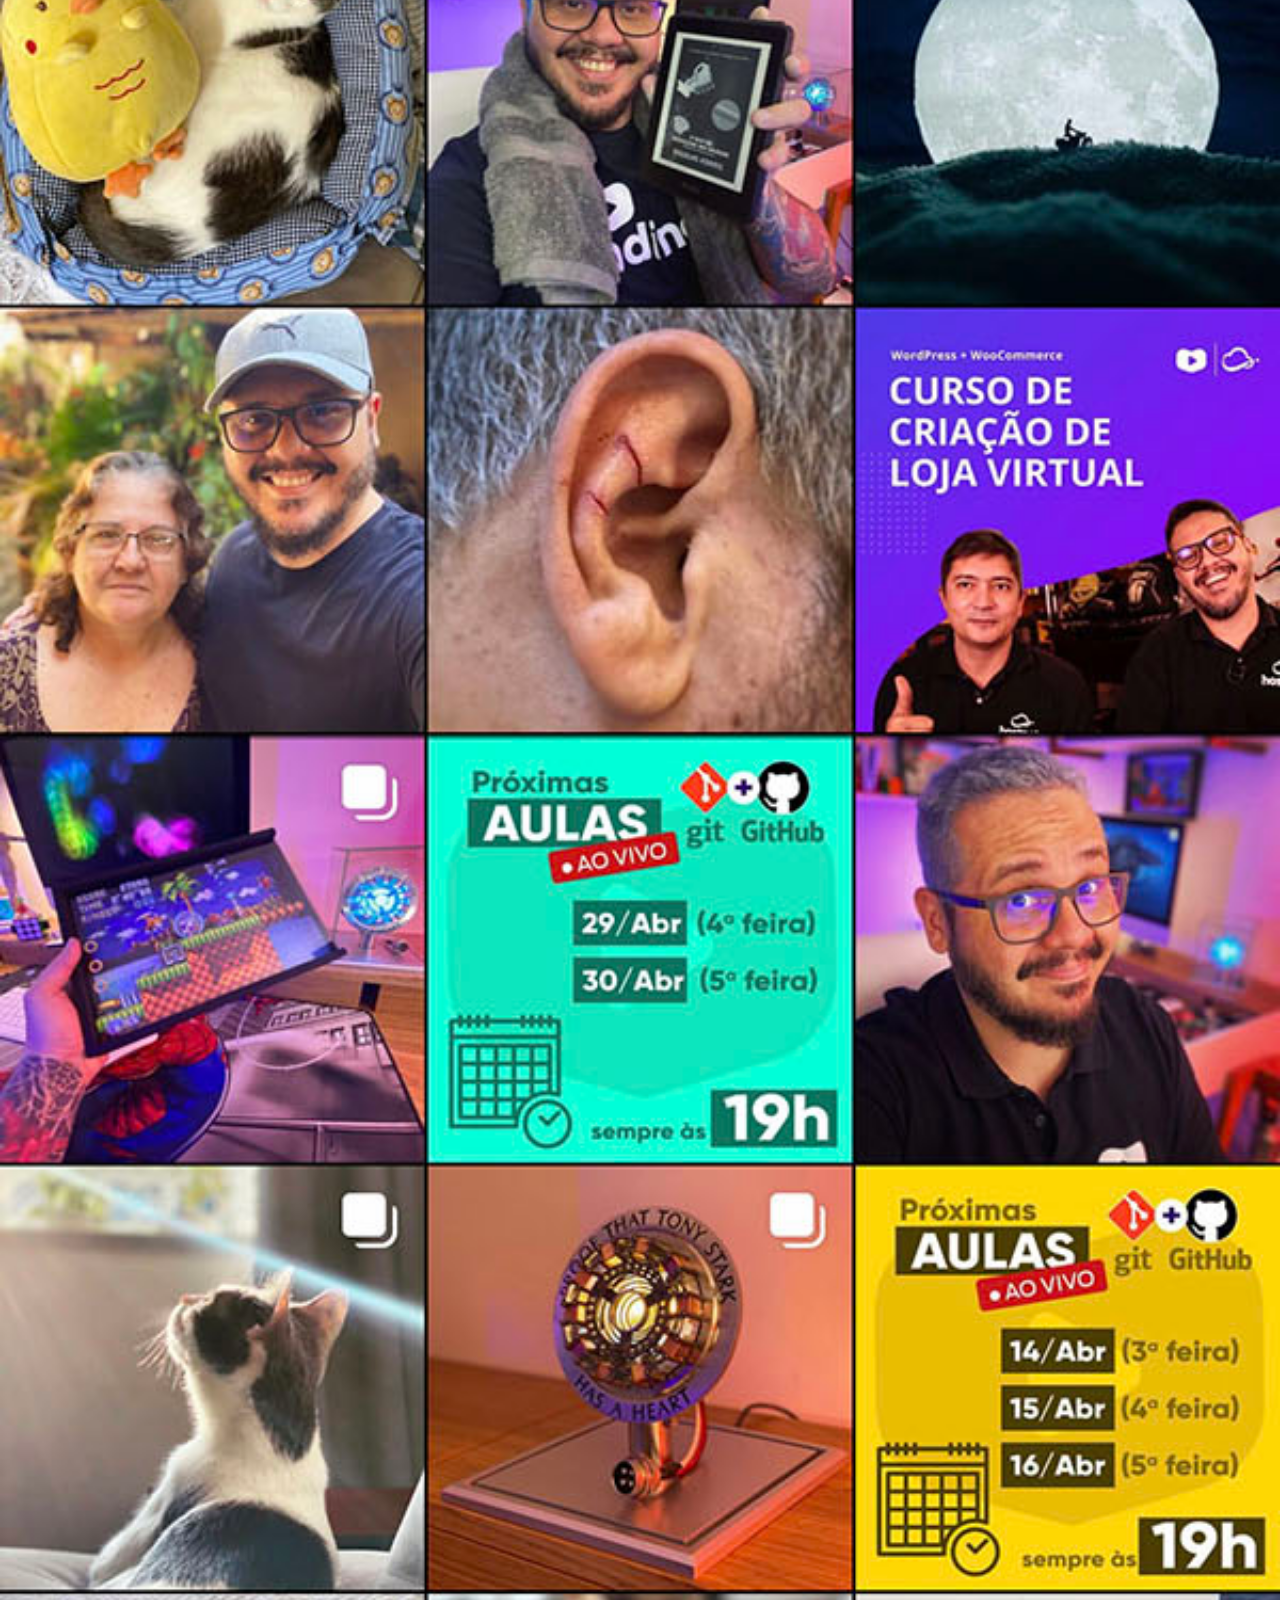
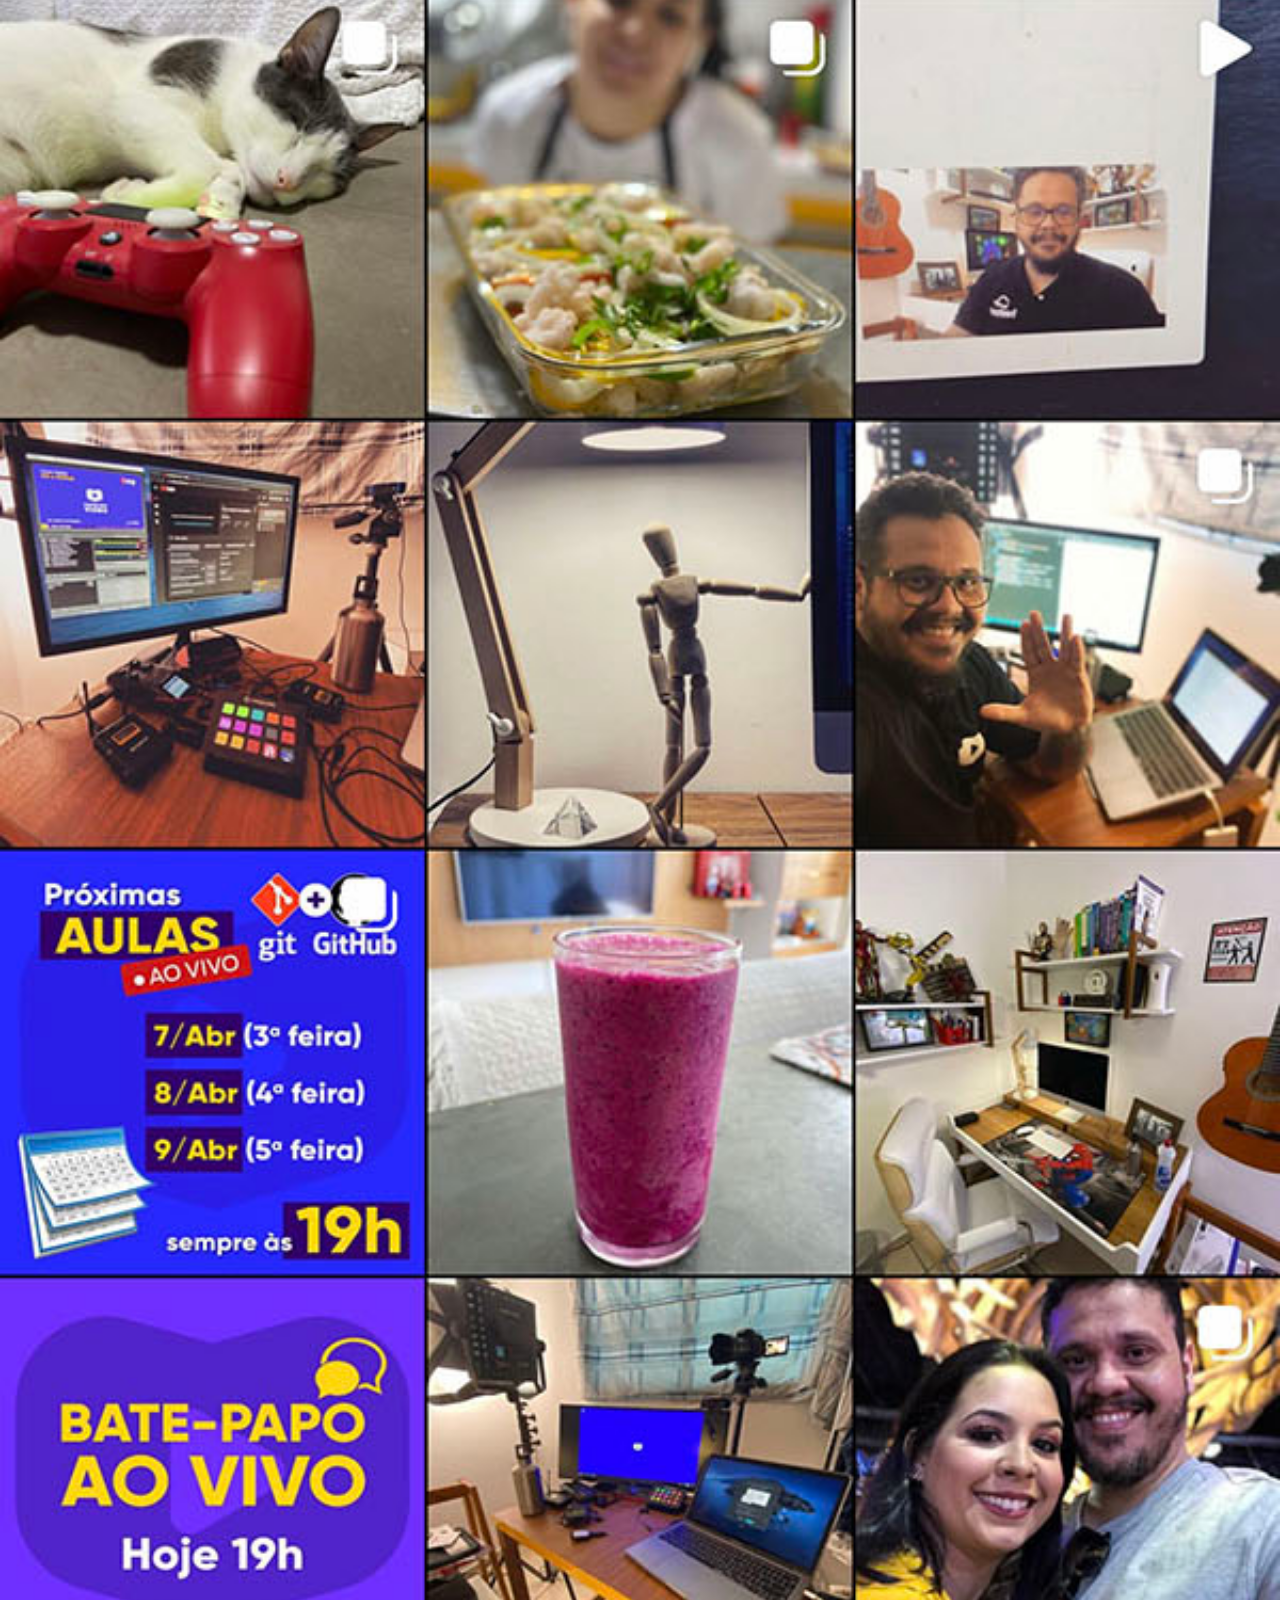
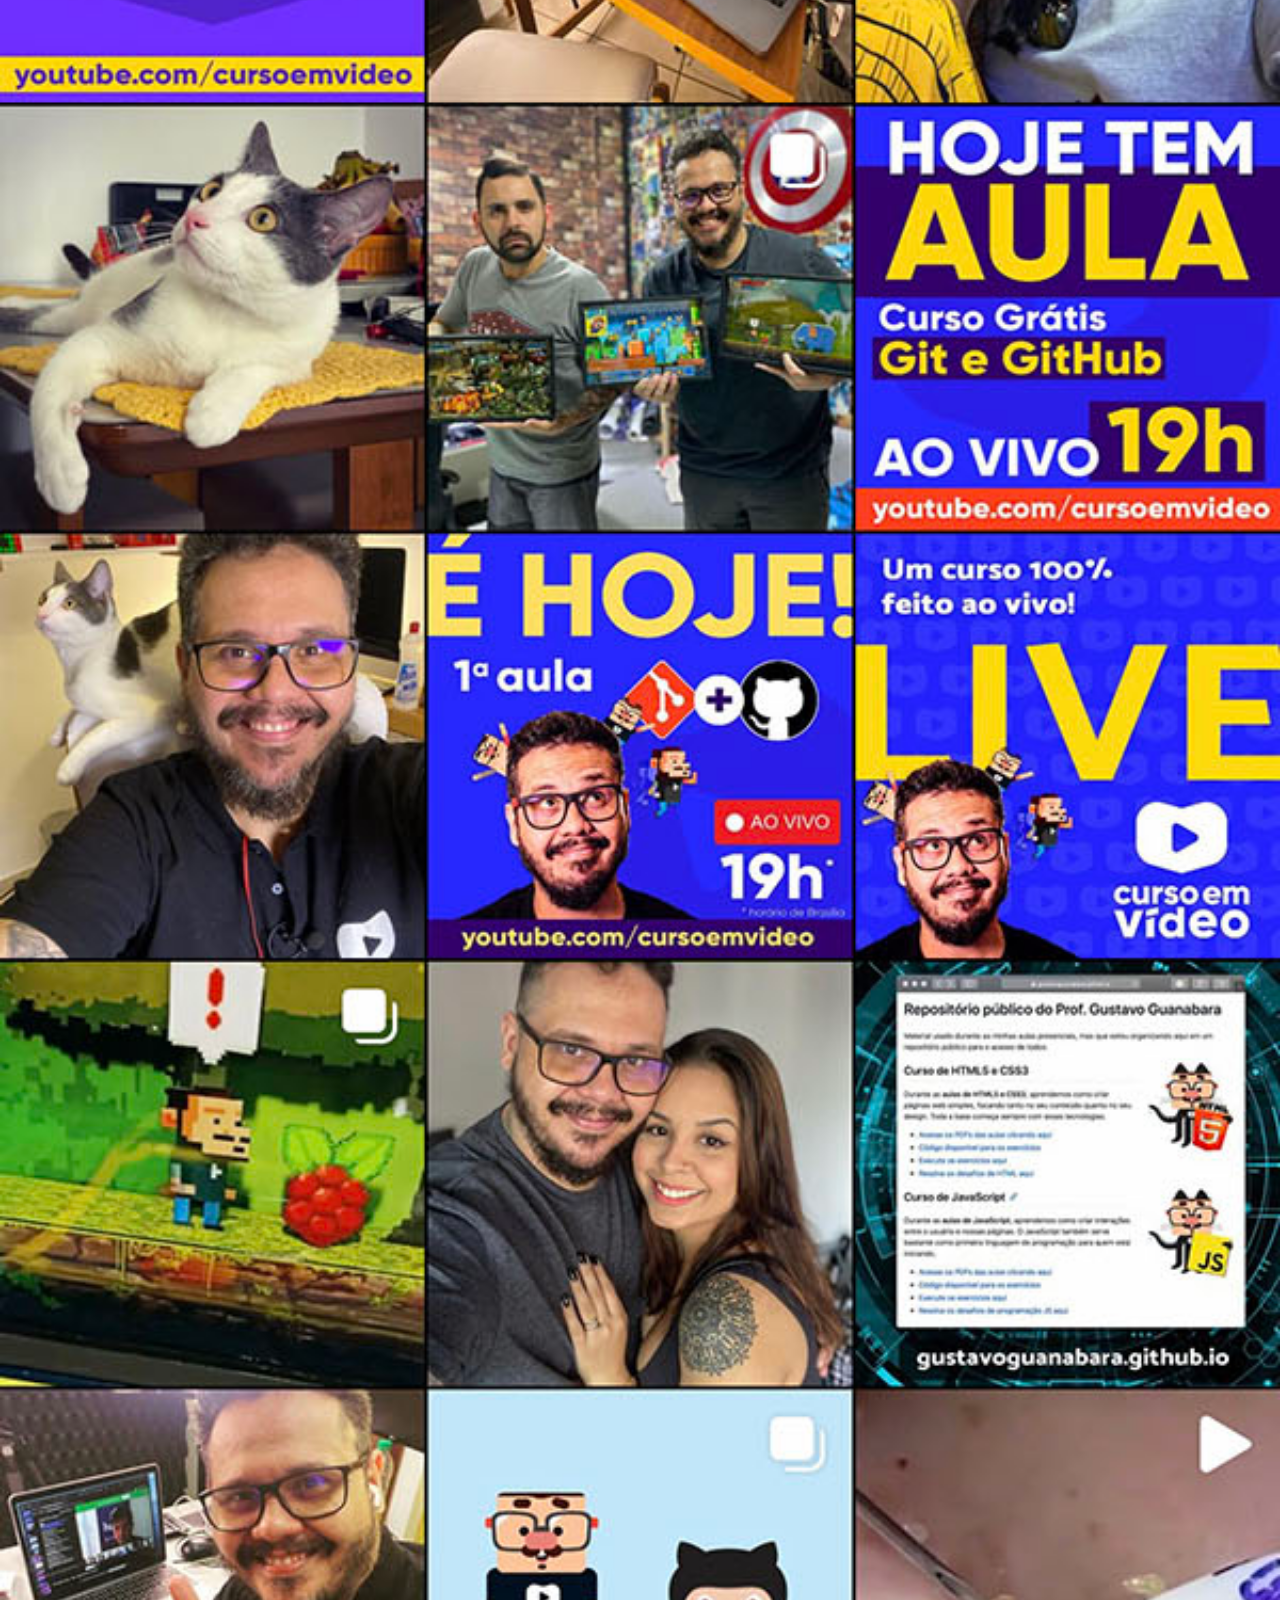
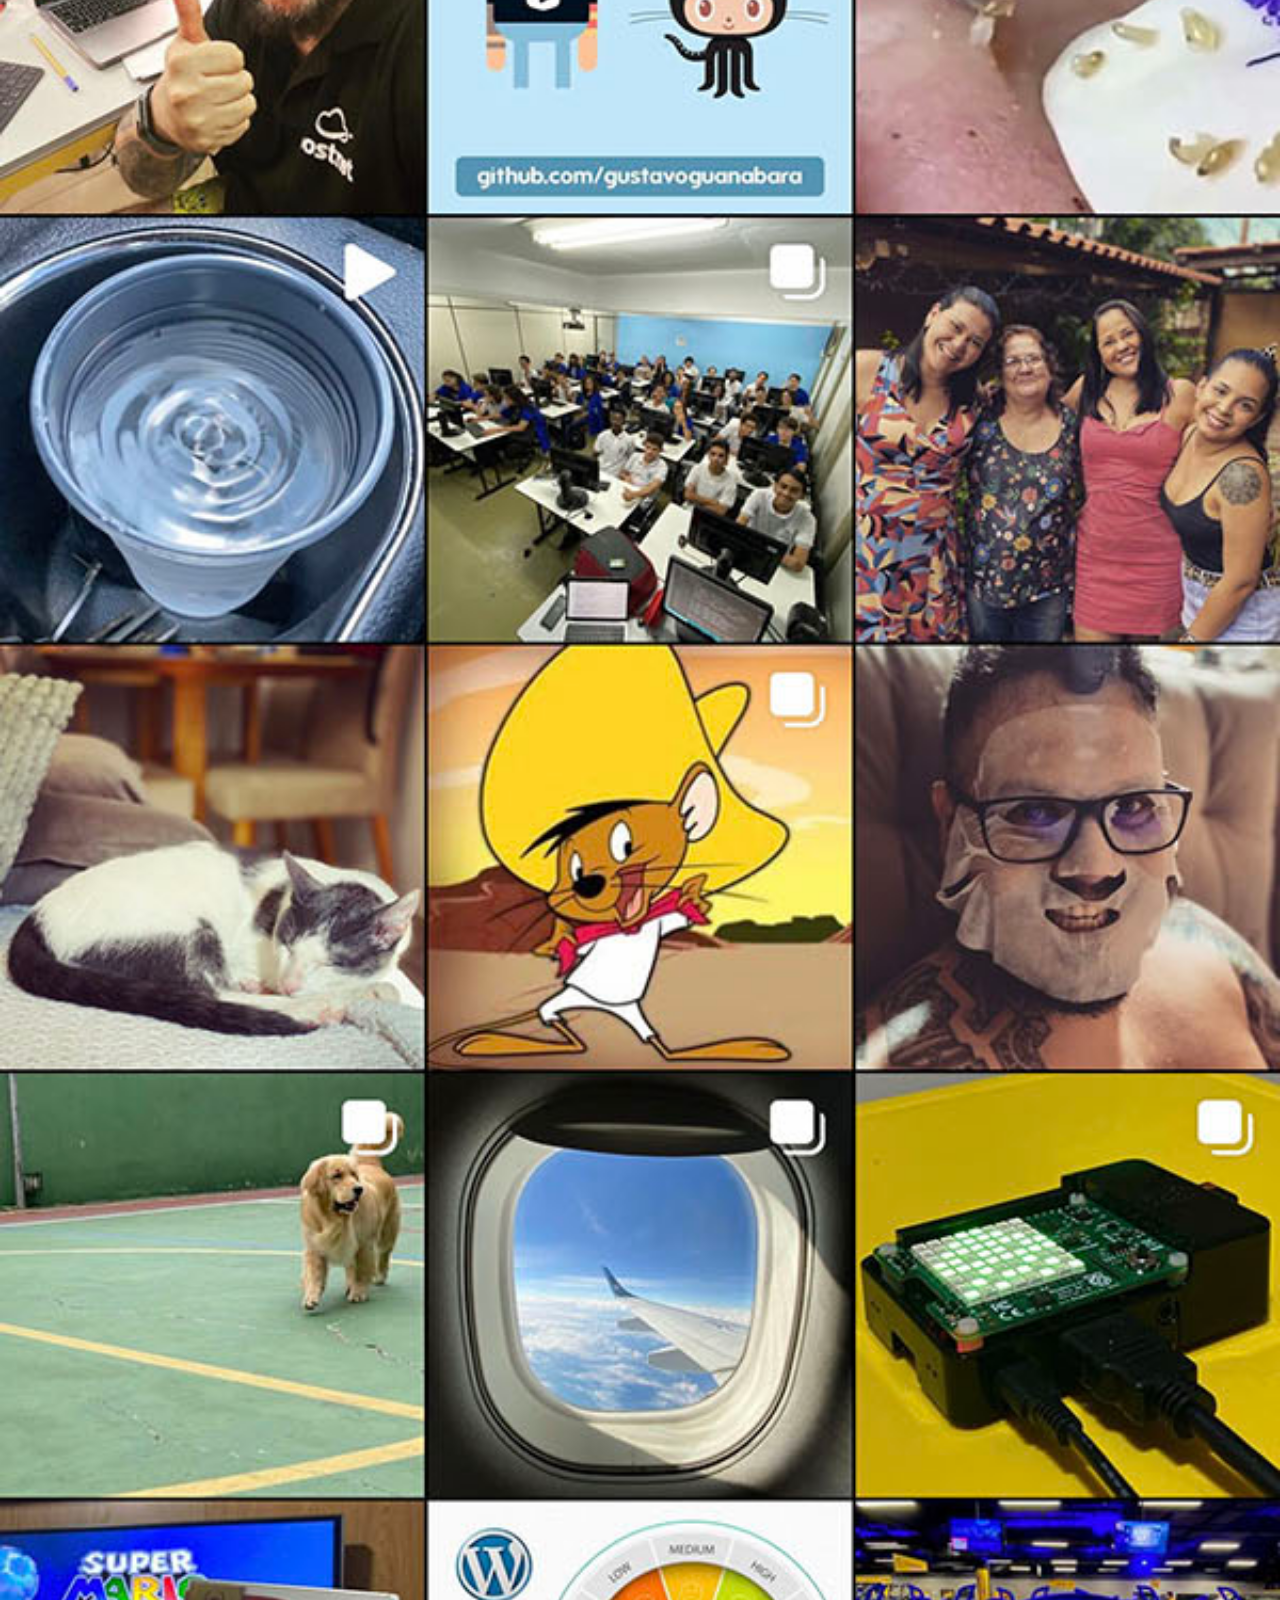
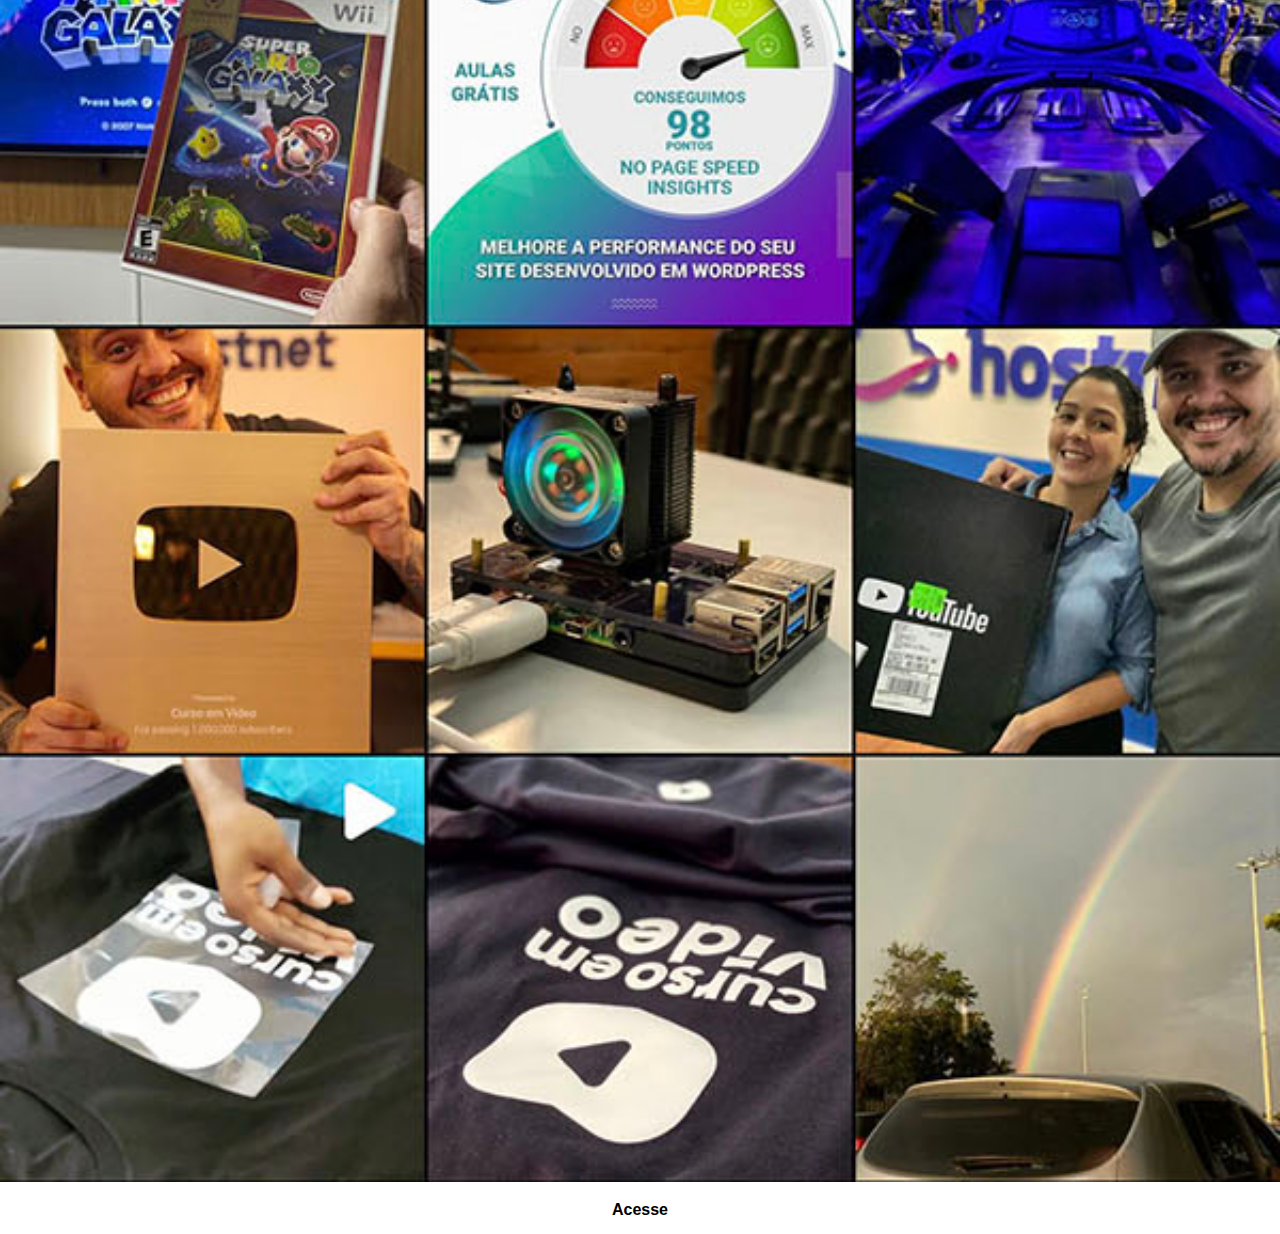
<file: instagram.html>
<!DOCTYPE html>
<html lang="pt-br">
<head>
    <meta charset="UTF-8">
    <meta http-equiv="X-UA-Compatible" content="IE=edge">
    <meta name="viewport" content="width=device-width, initial-scale=1.0">
    <title>Instagram</title>
    <link rel="stylesheet" href="estilo/social.css">
   
</head>
<body>
    <img src="imagens/tela-instagram.jpg" alt="tela-cursoemvideo">
    <a href="https://www.instagram.com/gustavoguanabara/" target="_blank"> Acesse</a>
</body>
</html>
</file>
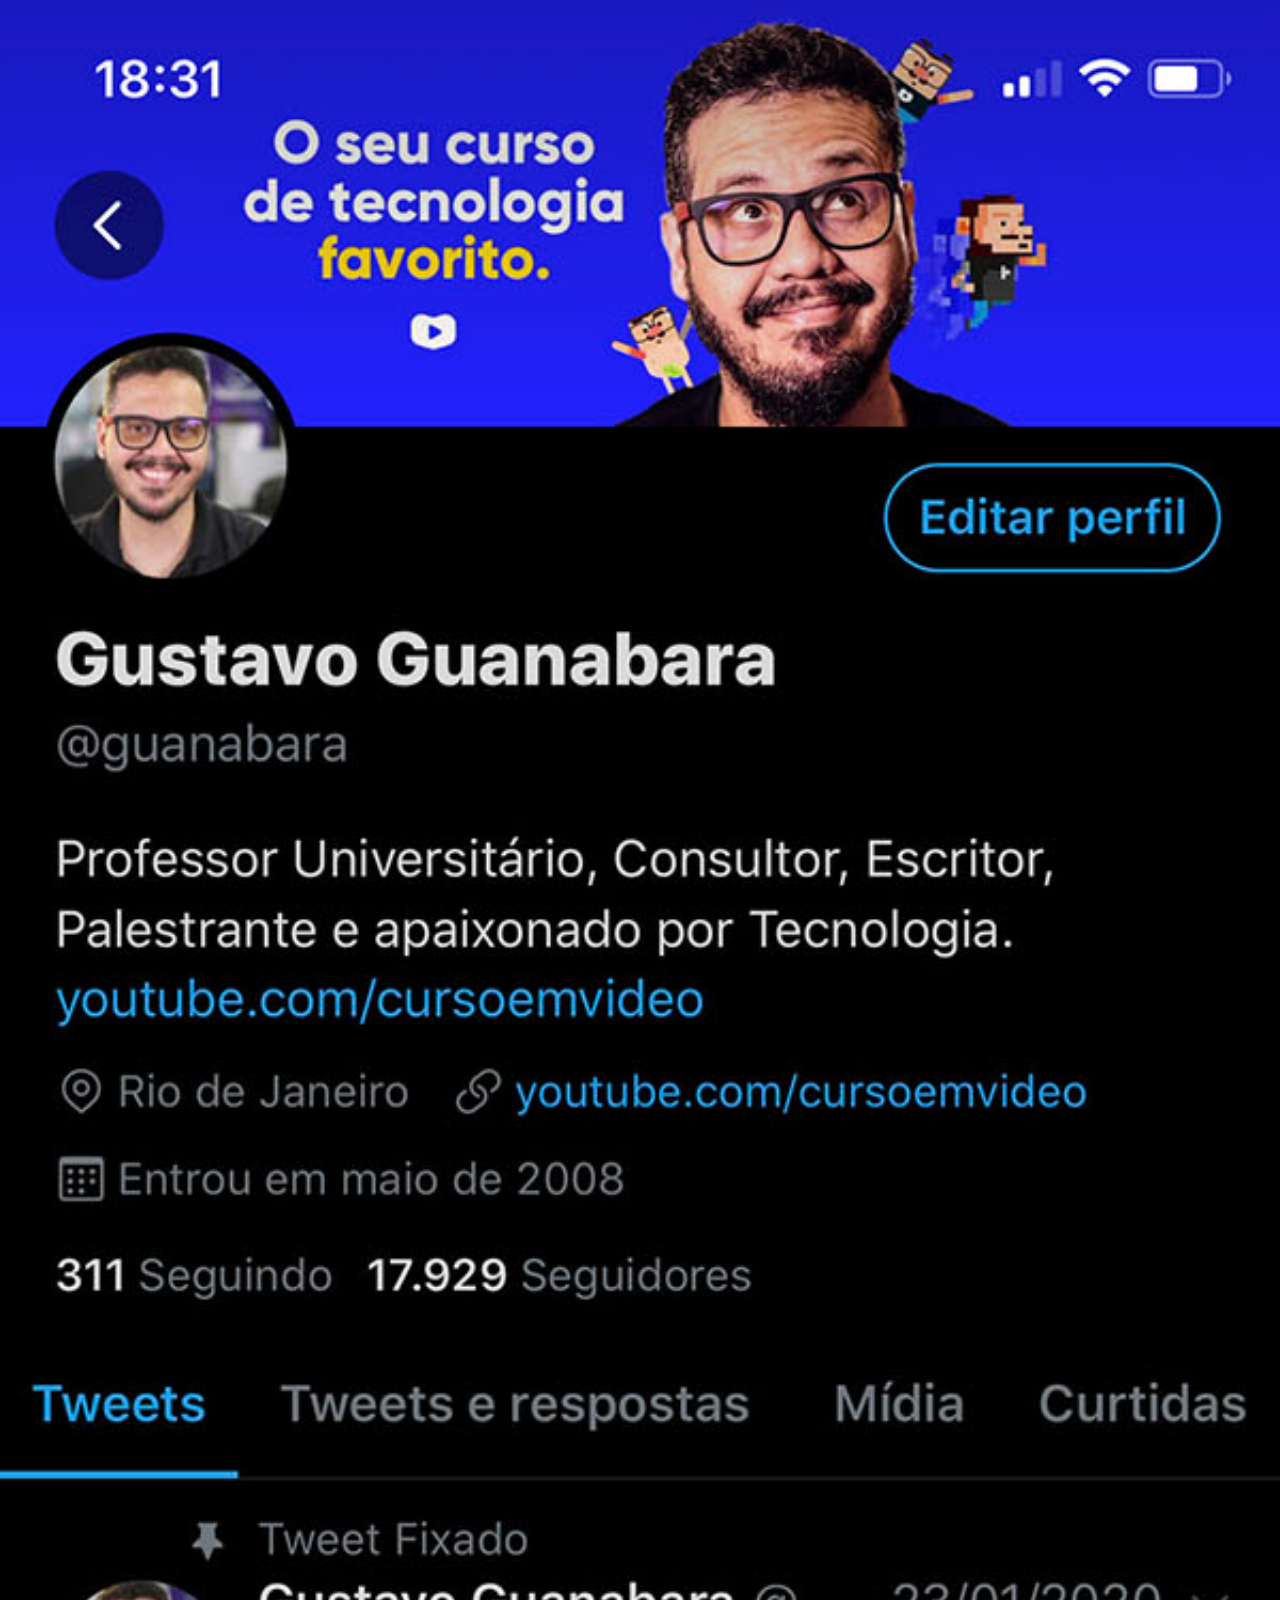
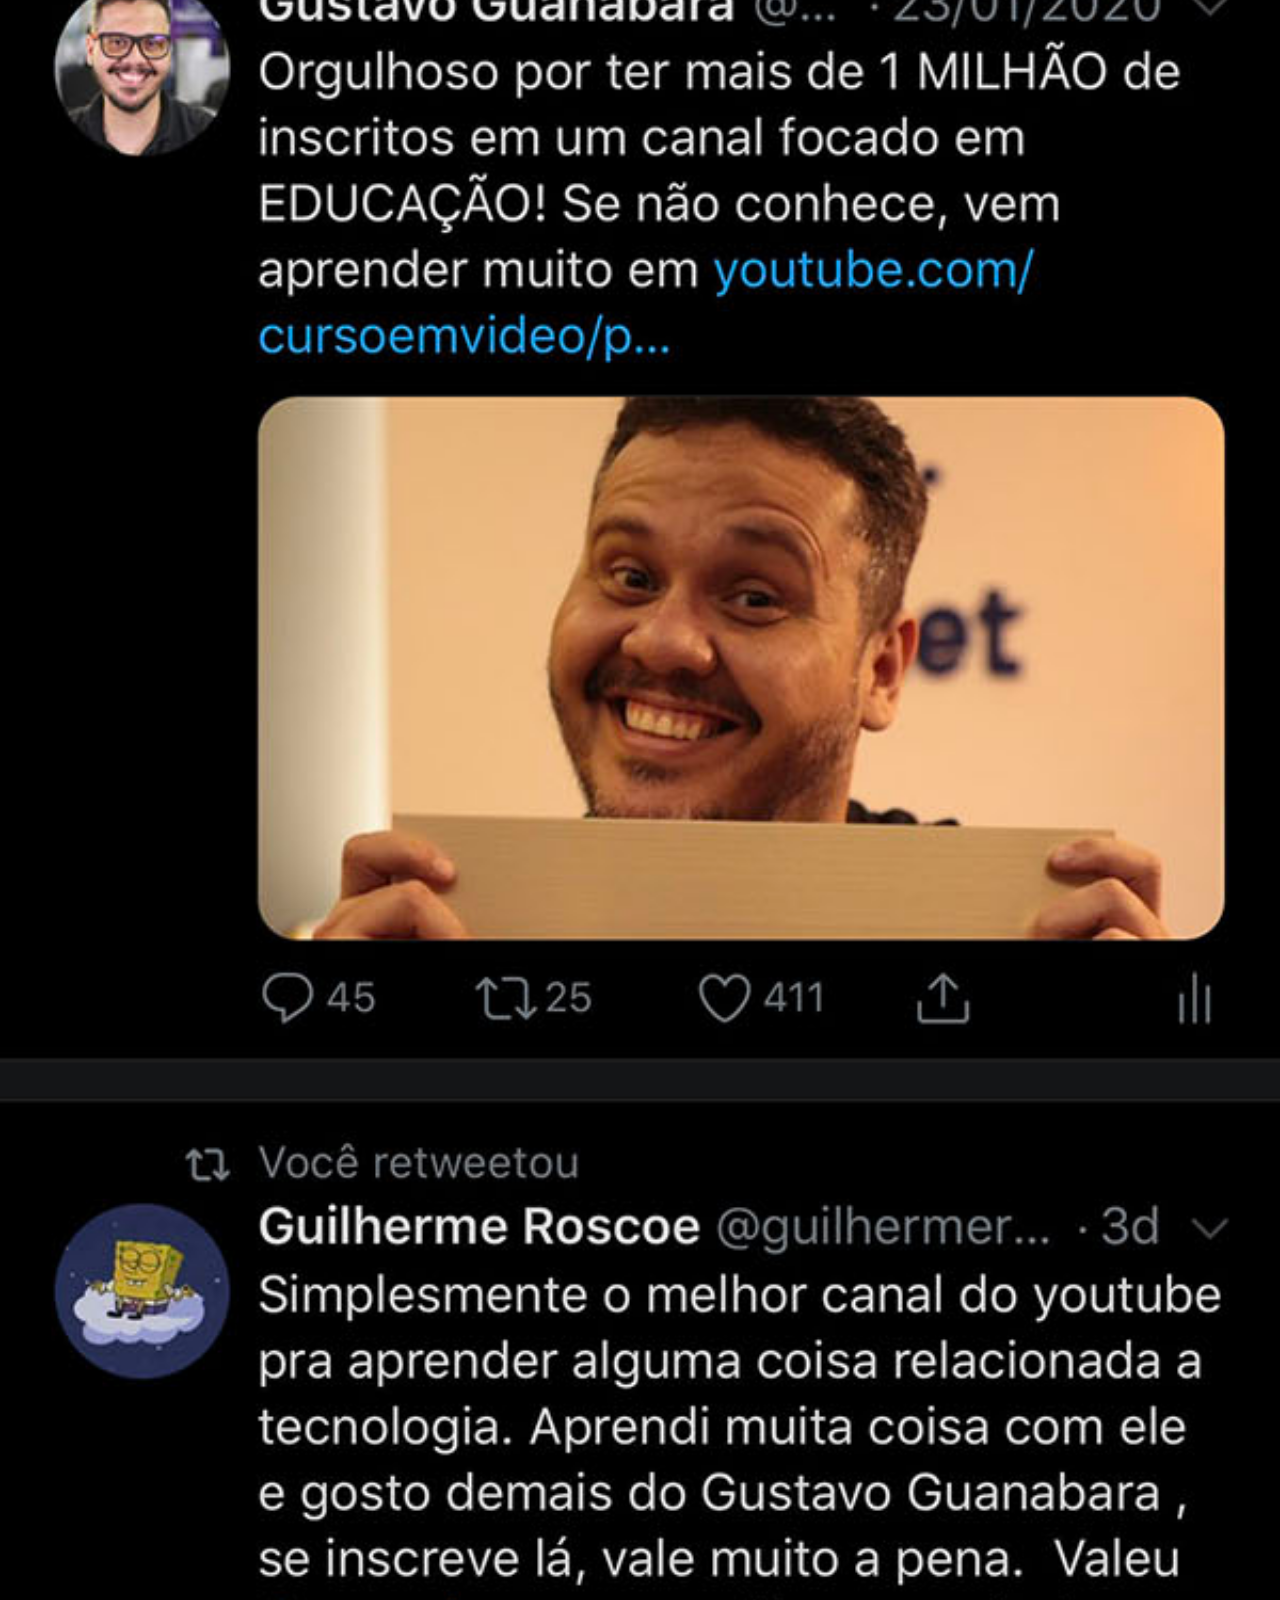
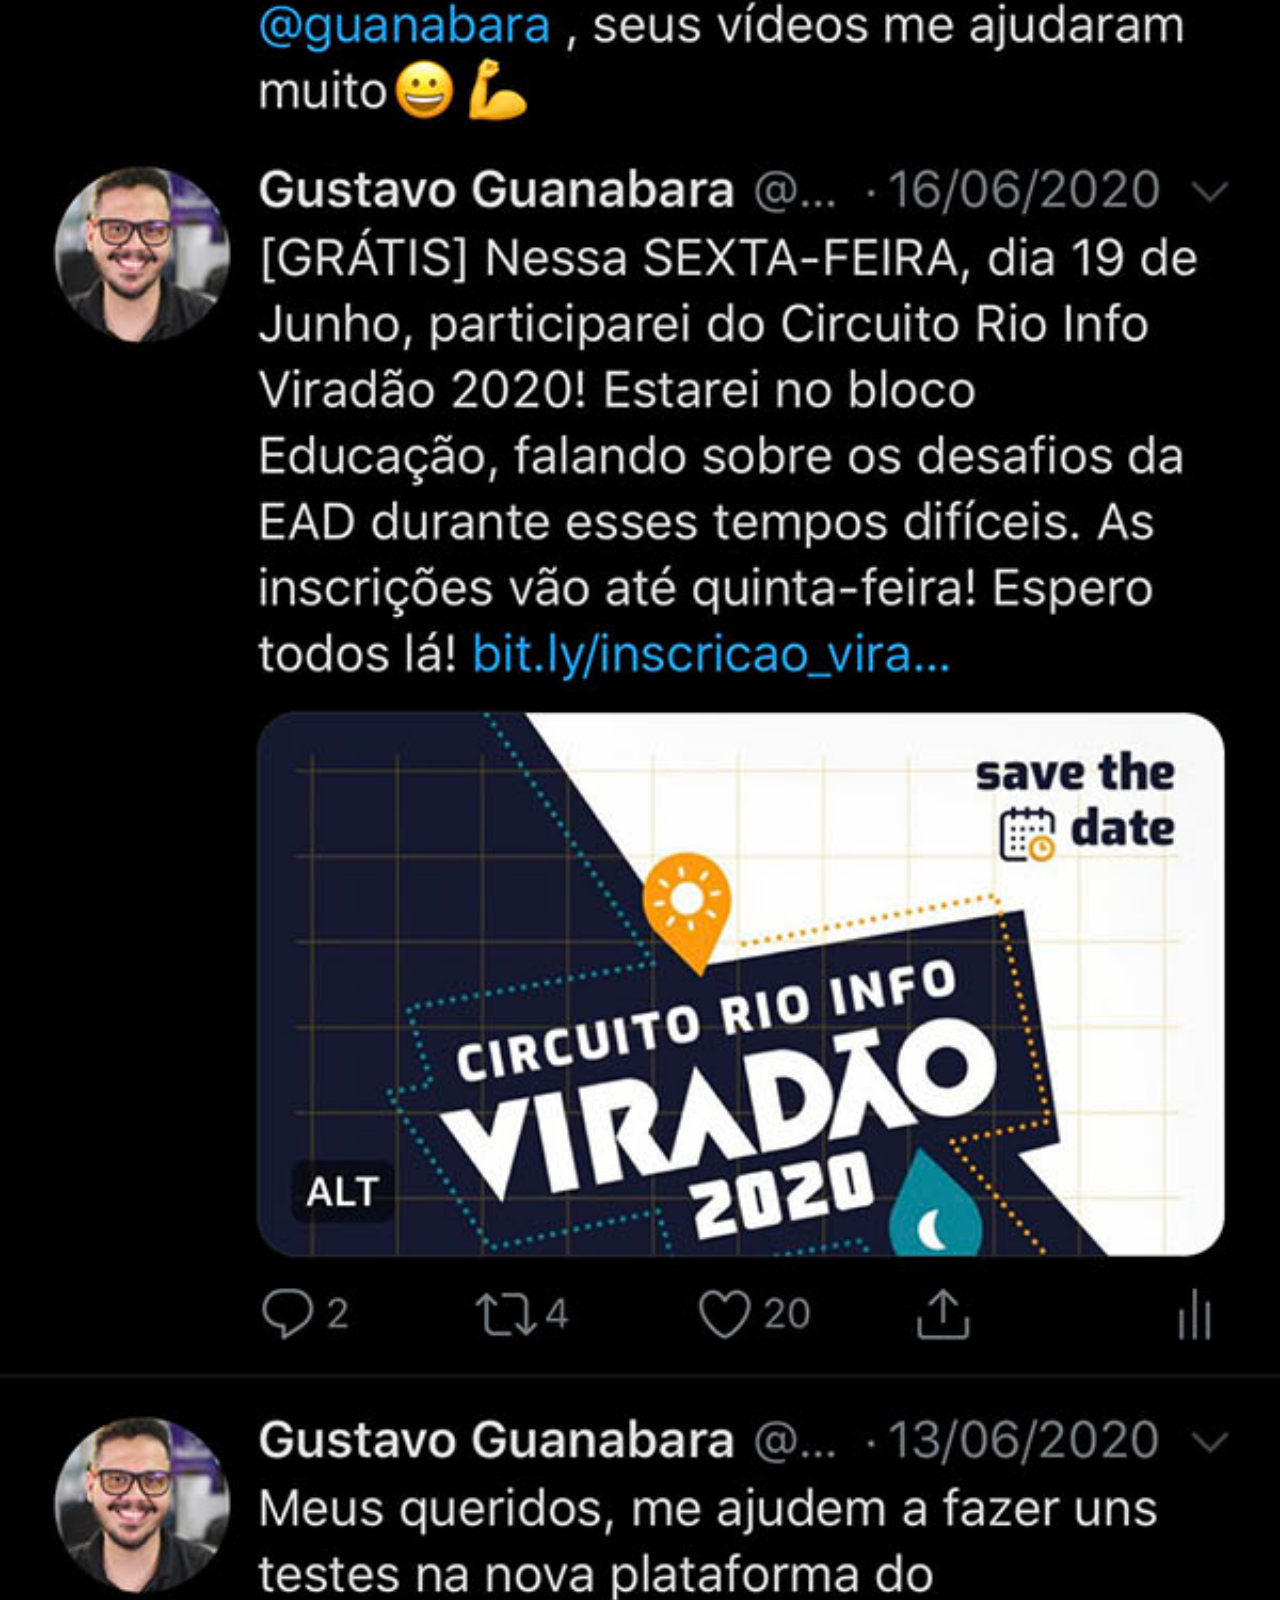
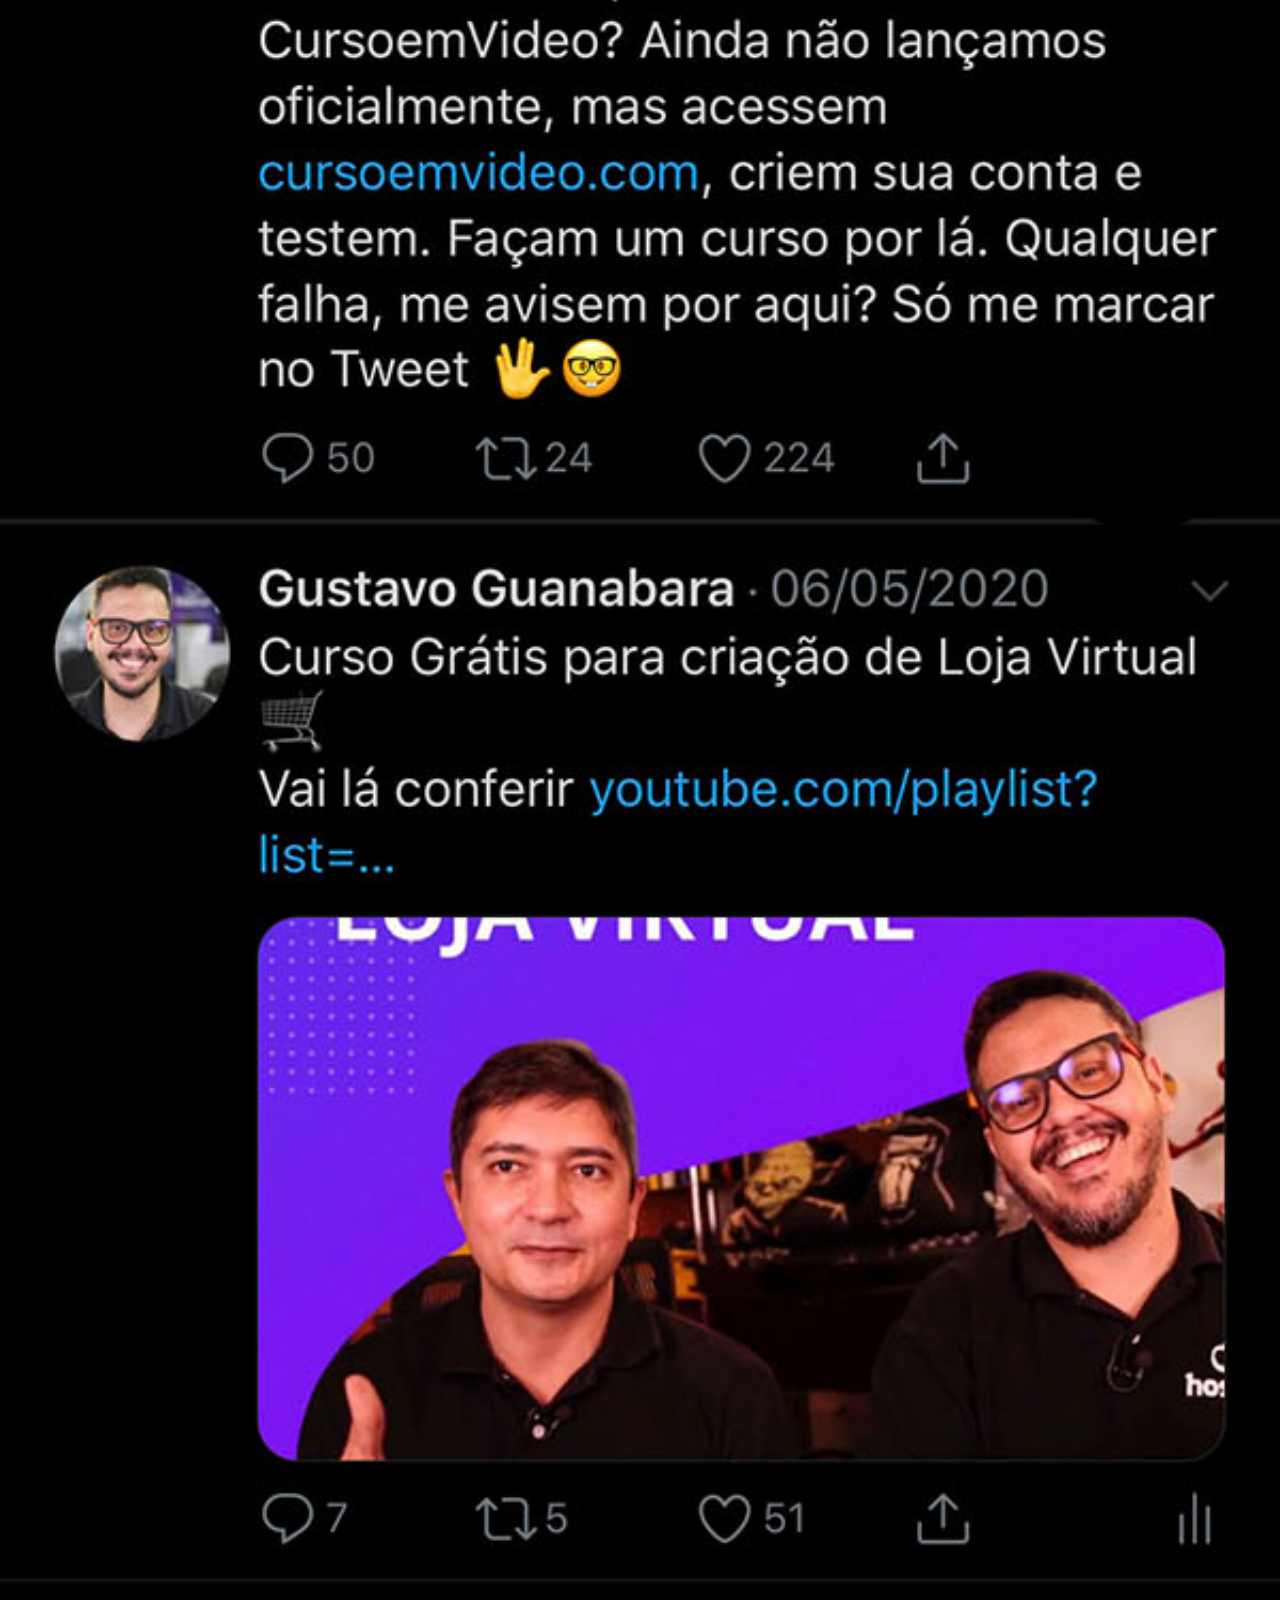
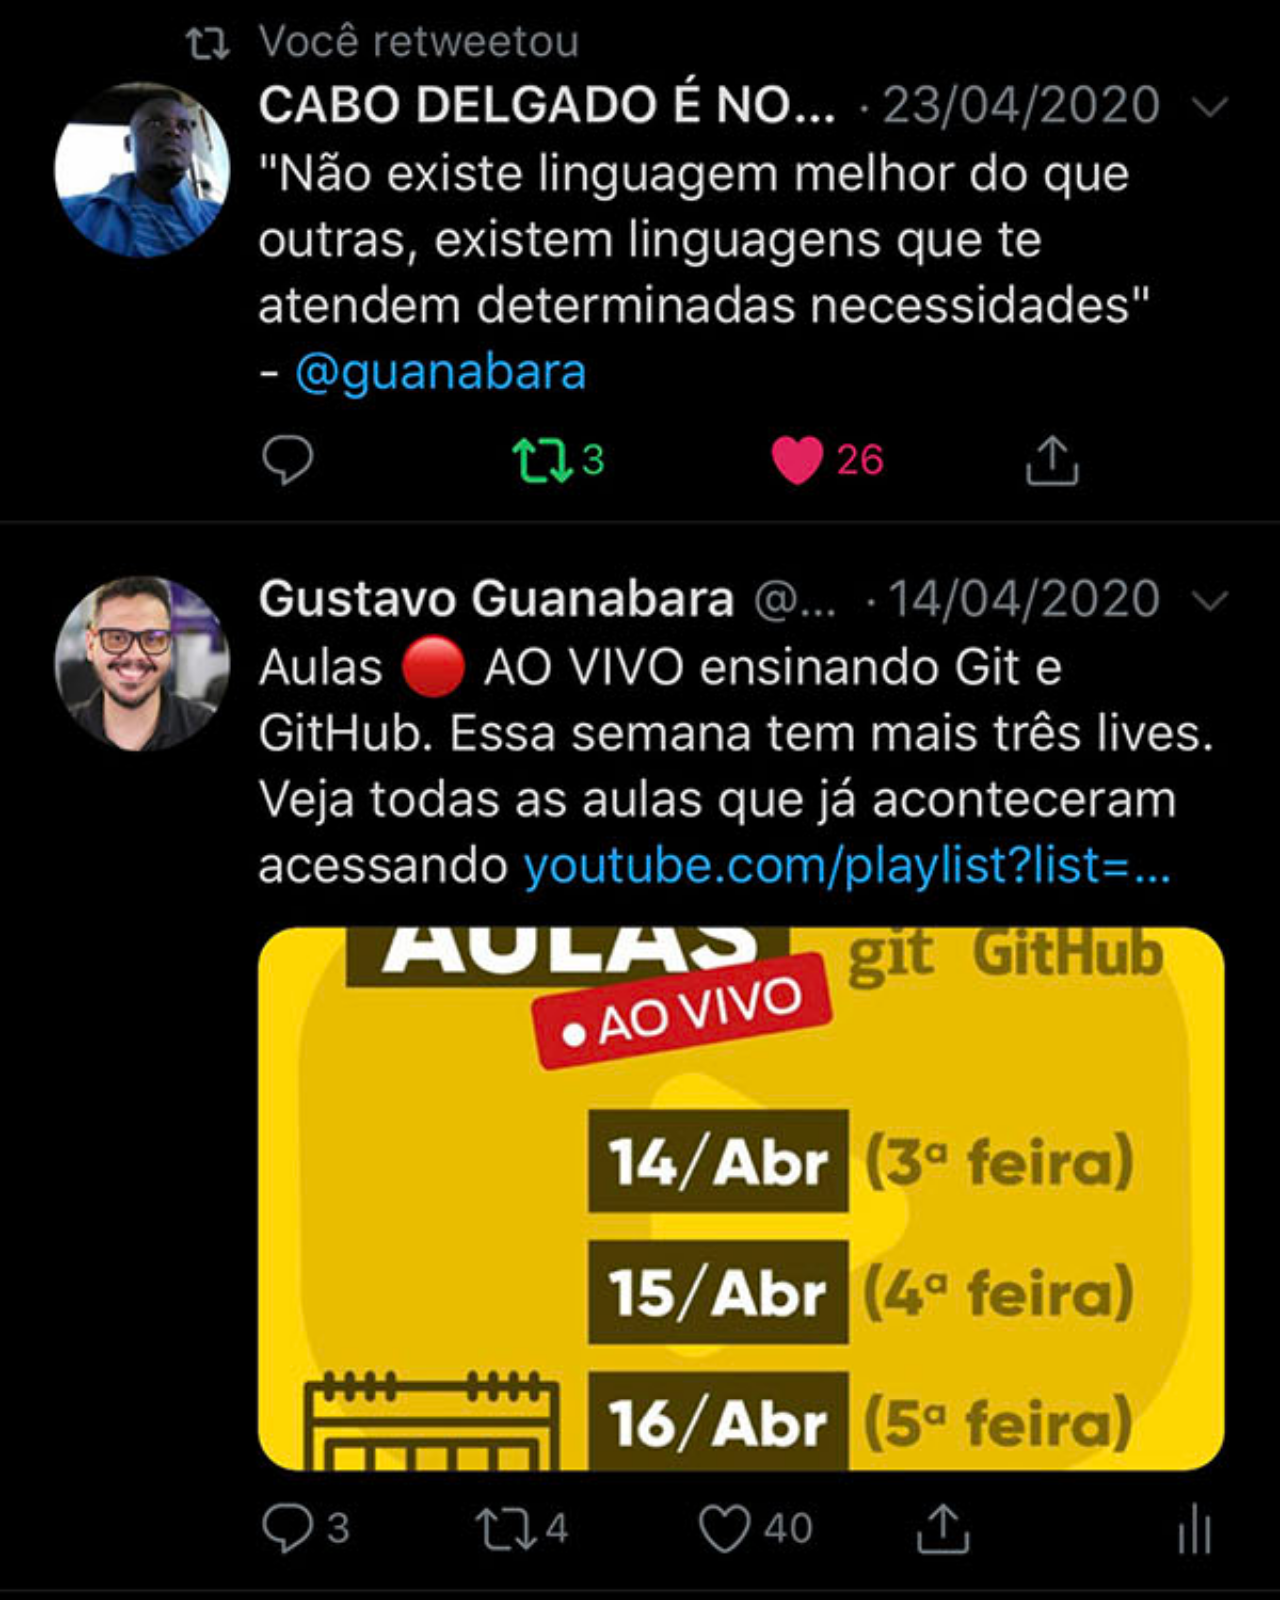
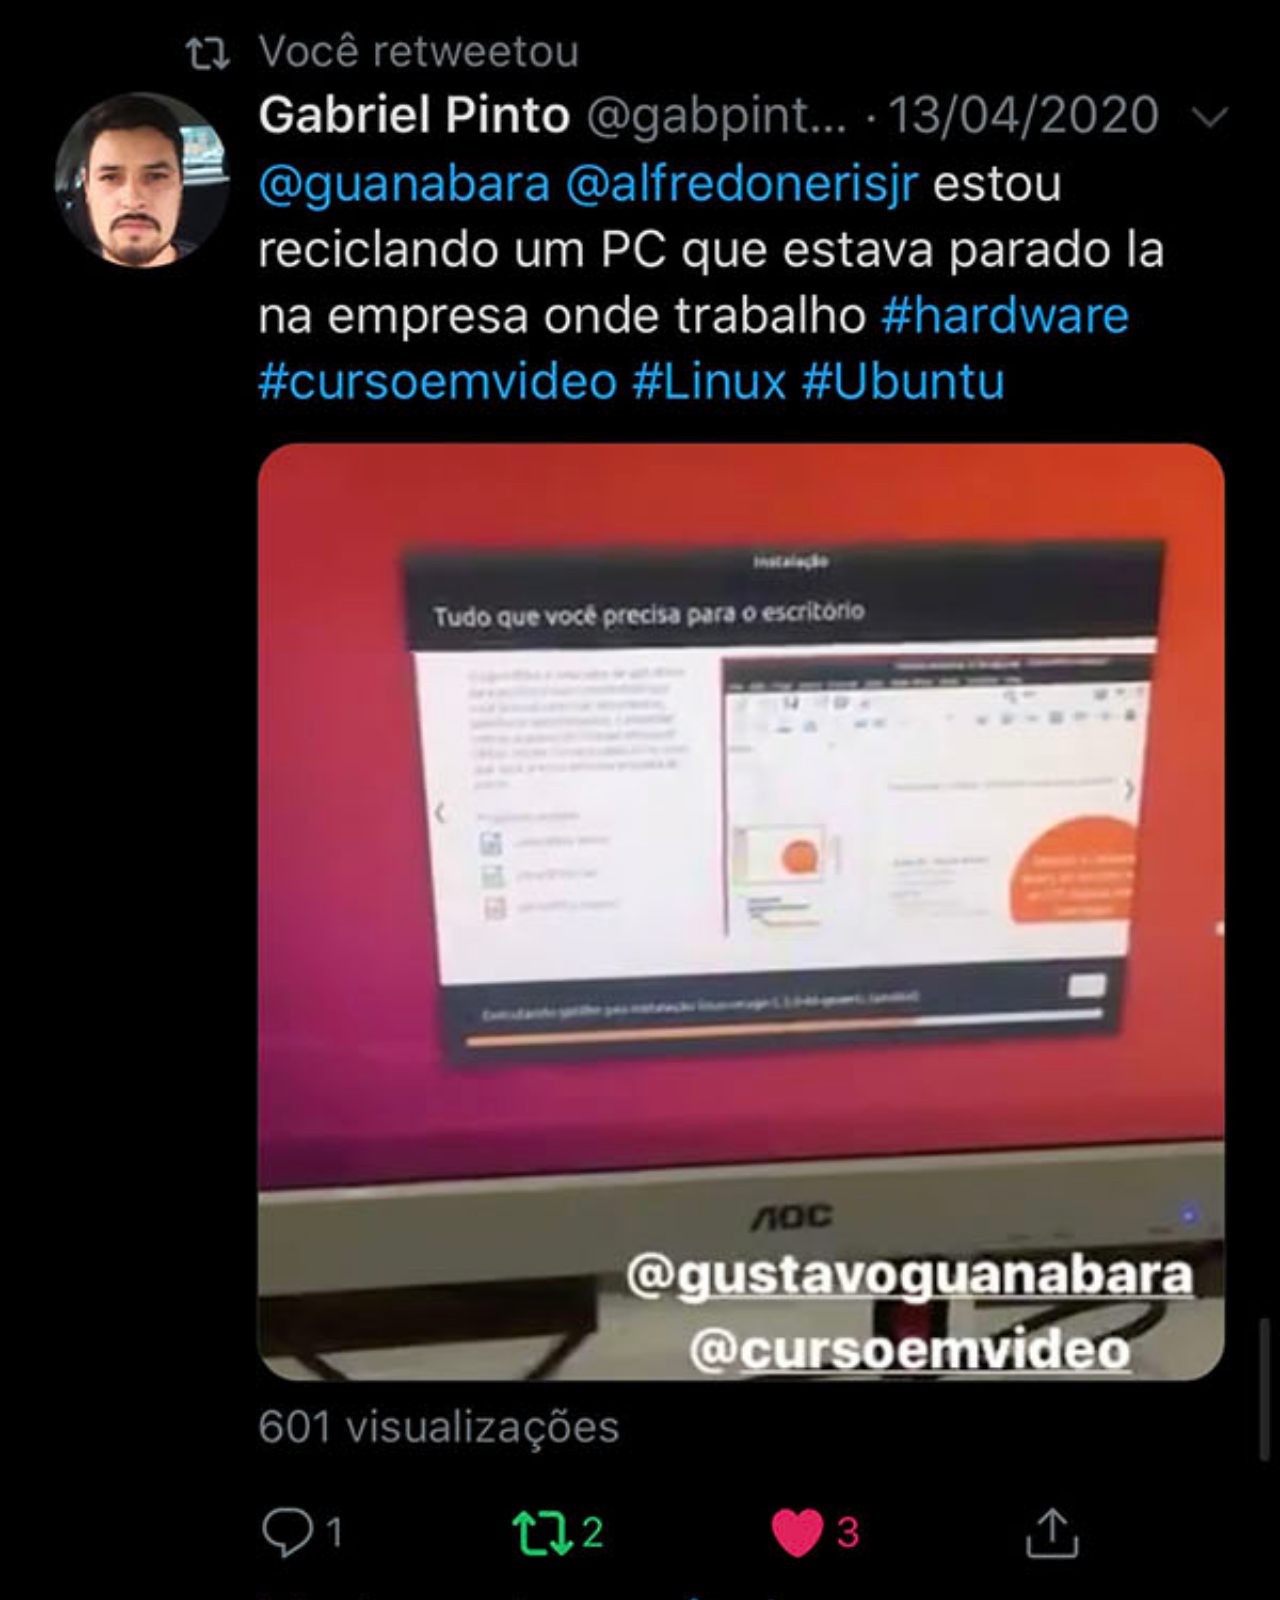
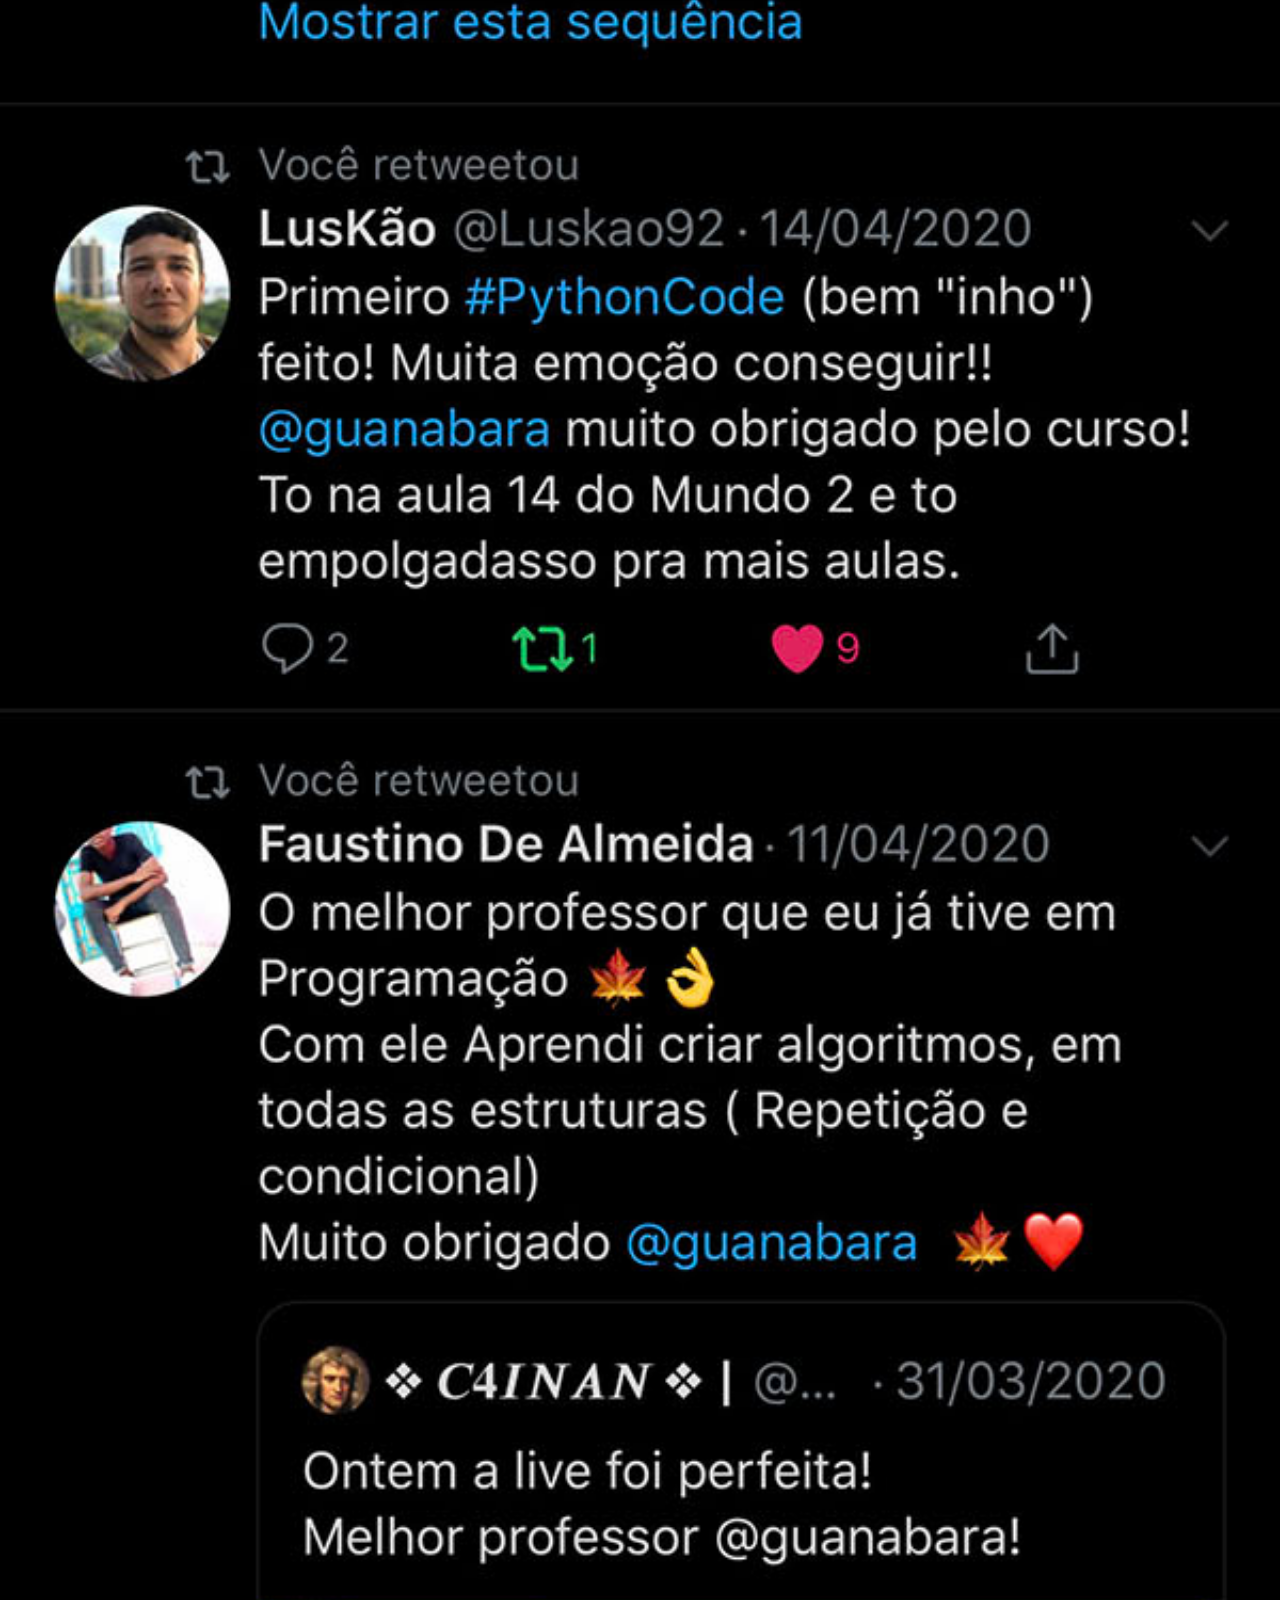
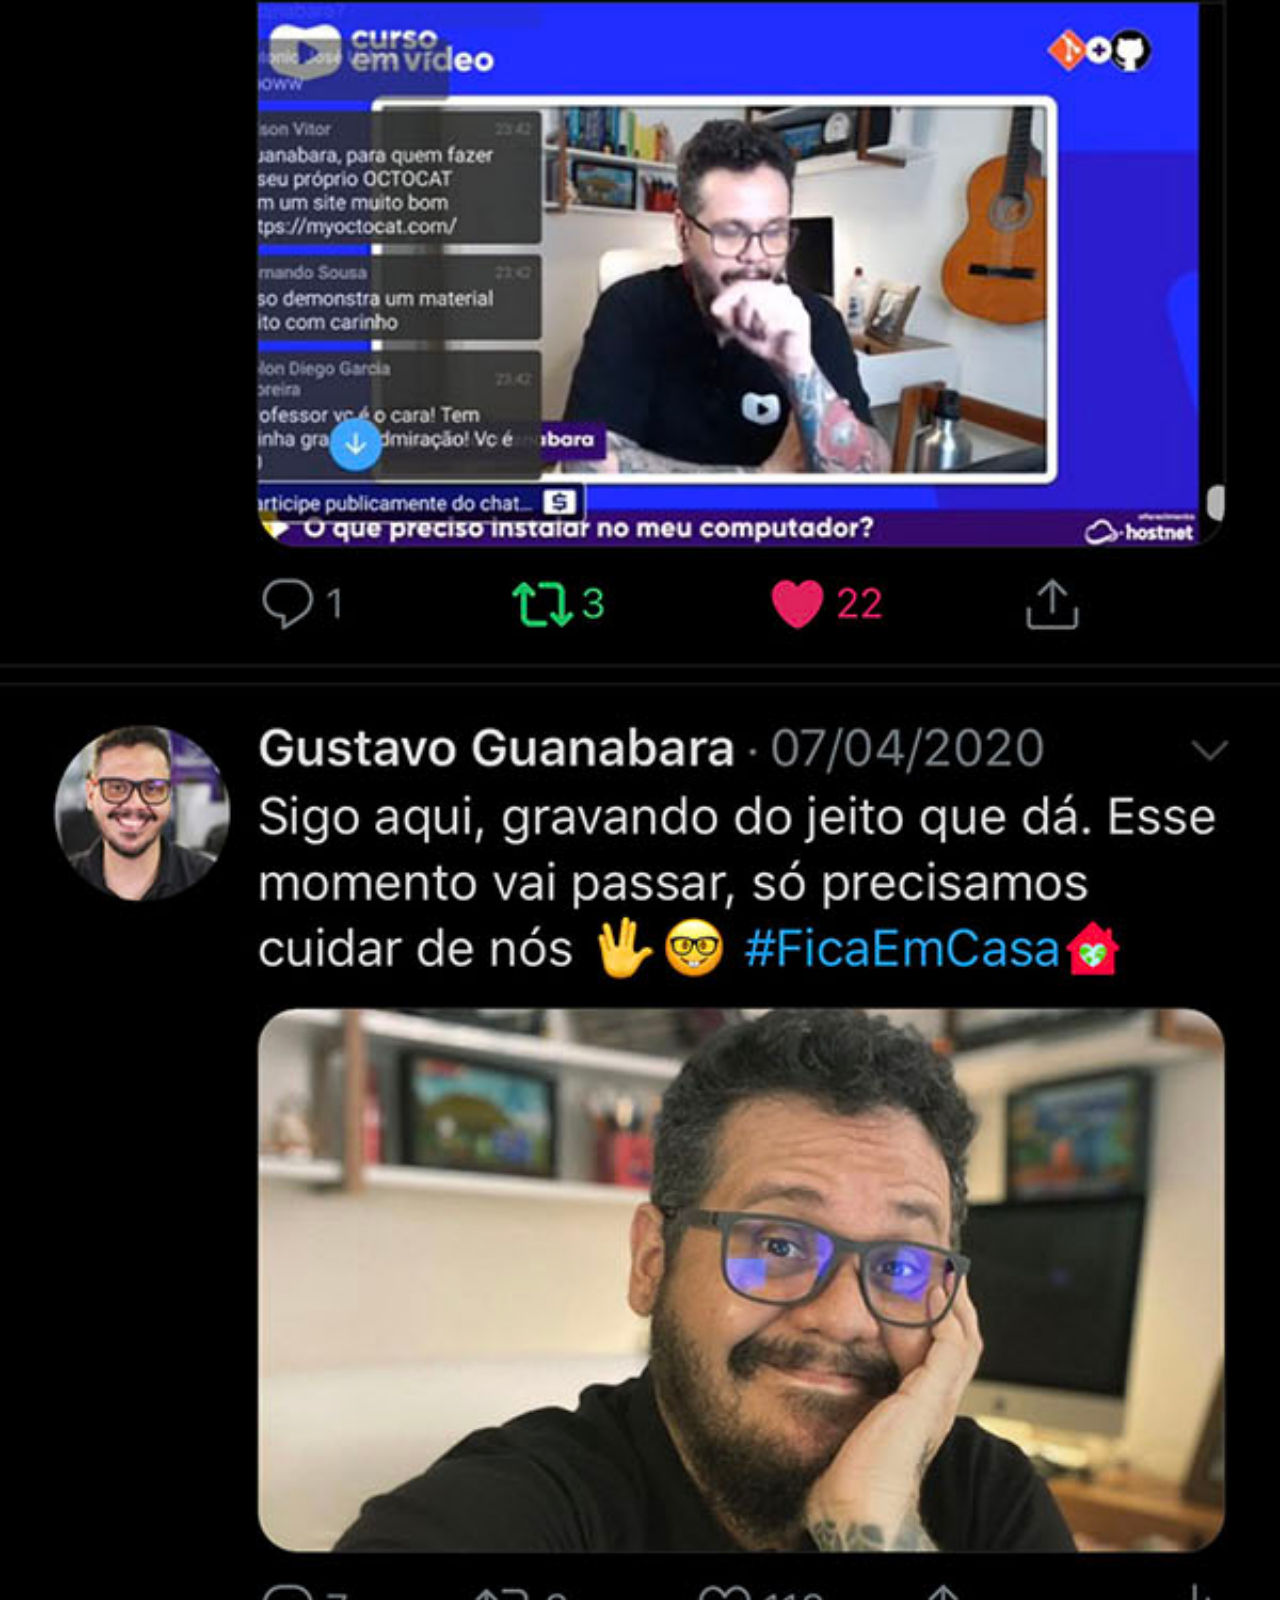
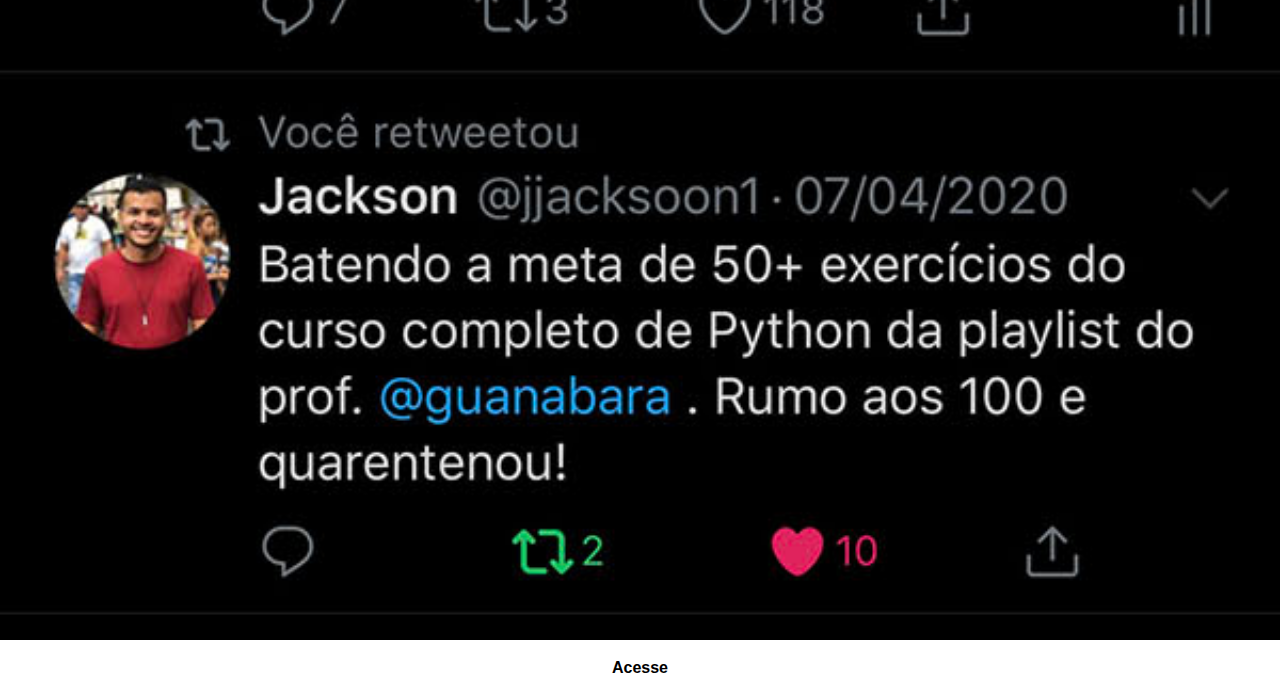
<file: twitter.html>
<!DOCTYPE html>
<html lang="pt-br">
<head>
    <meta charset="UTF-8">
    <meta http-equiv="X-UA-Compatible" content="IE=edge">
    <meta name="viewport" content="width=device-width, initial-scale=1.0">
    <title>twitter</title>
    <link rel="stylesheet" href="estilo/social.css">
    
</head>
<body>
    <img src="imagens/tela-twitter.jpg" alt="tela-twitter">
    <a href="https://twitter.com/guanabara" target="_blank"> Acesse</a>
</body>
</html>
</file>
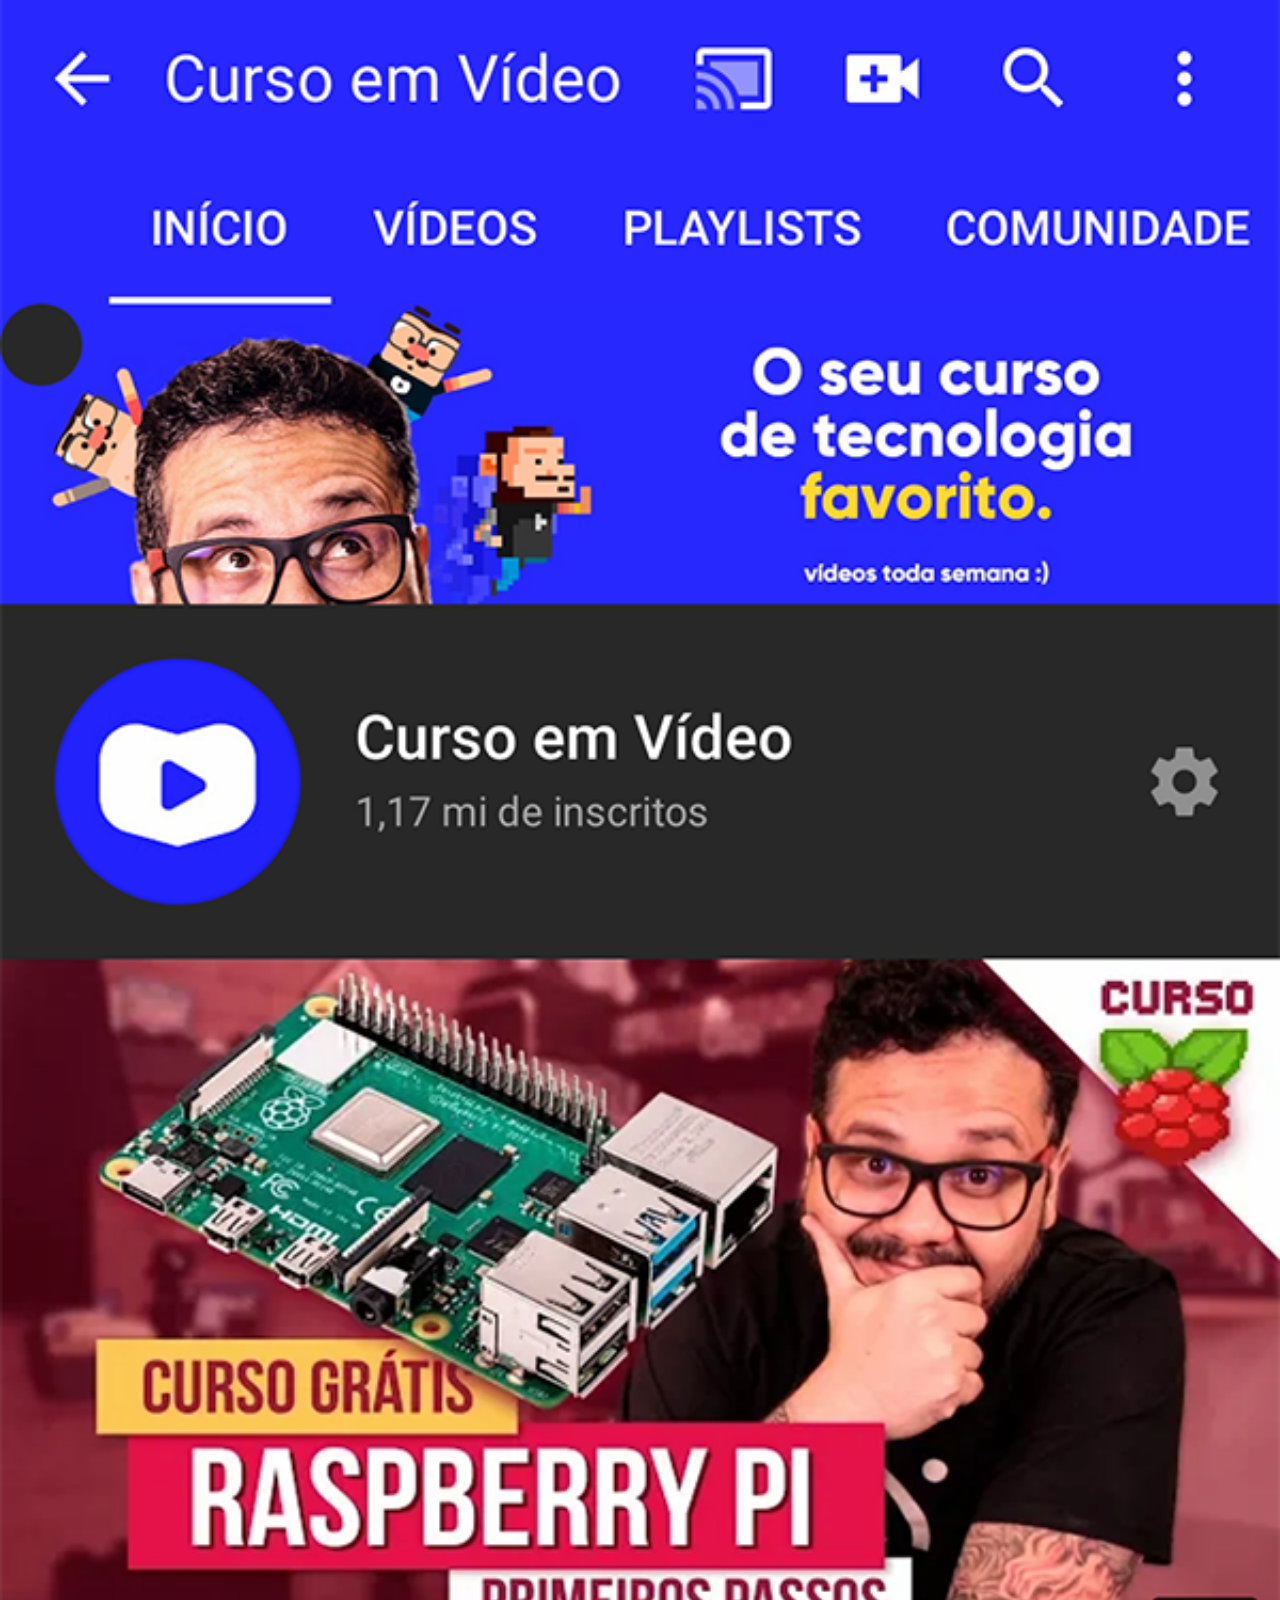
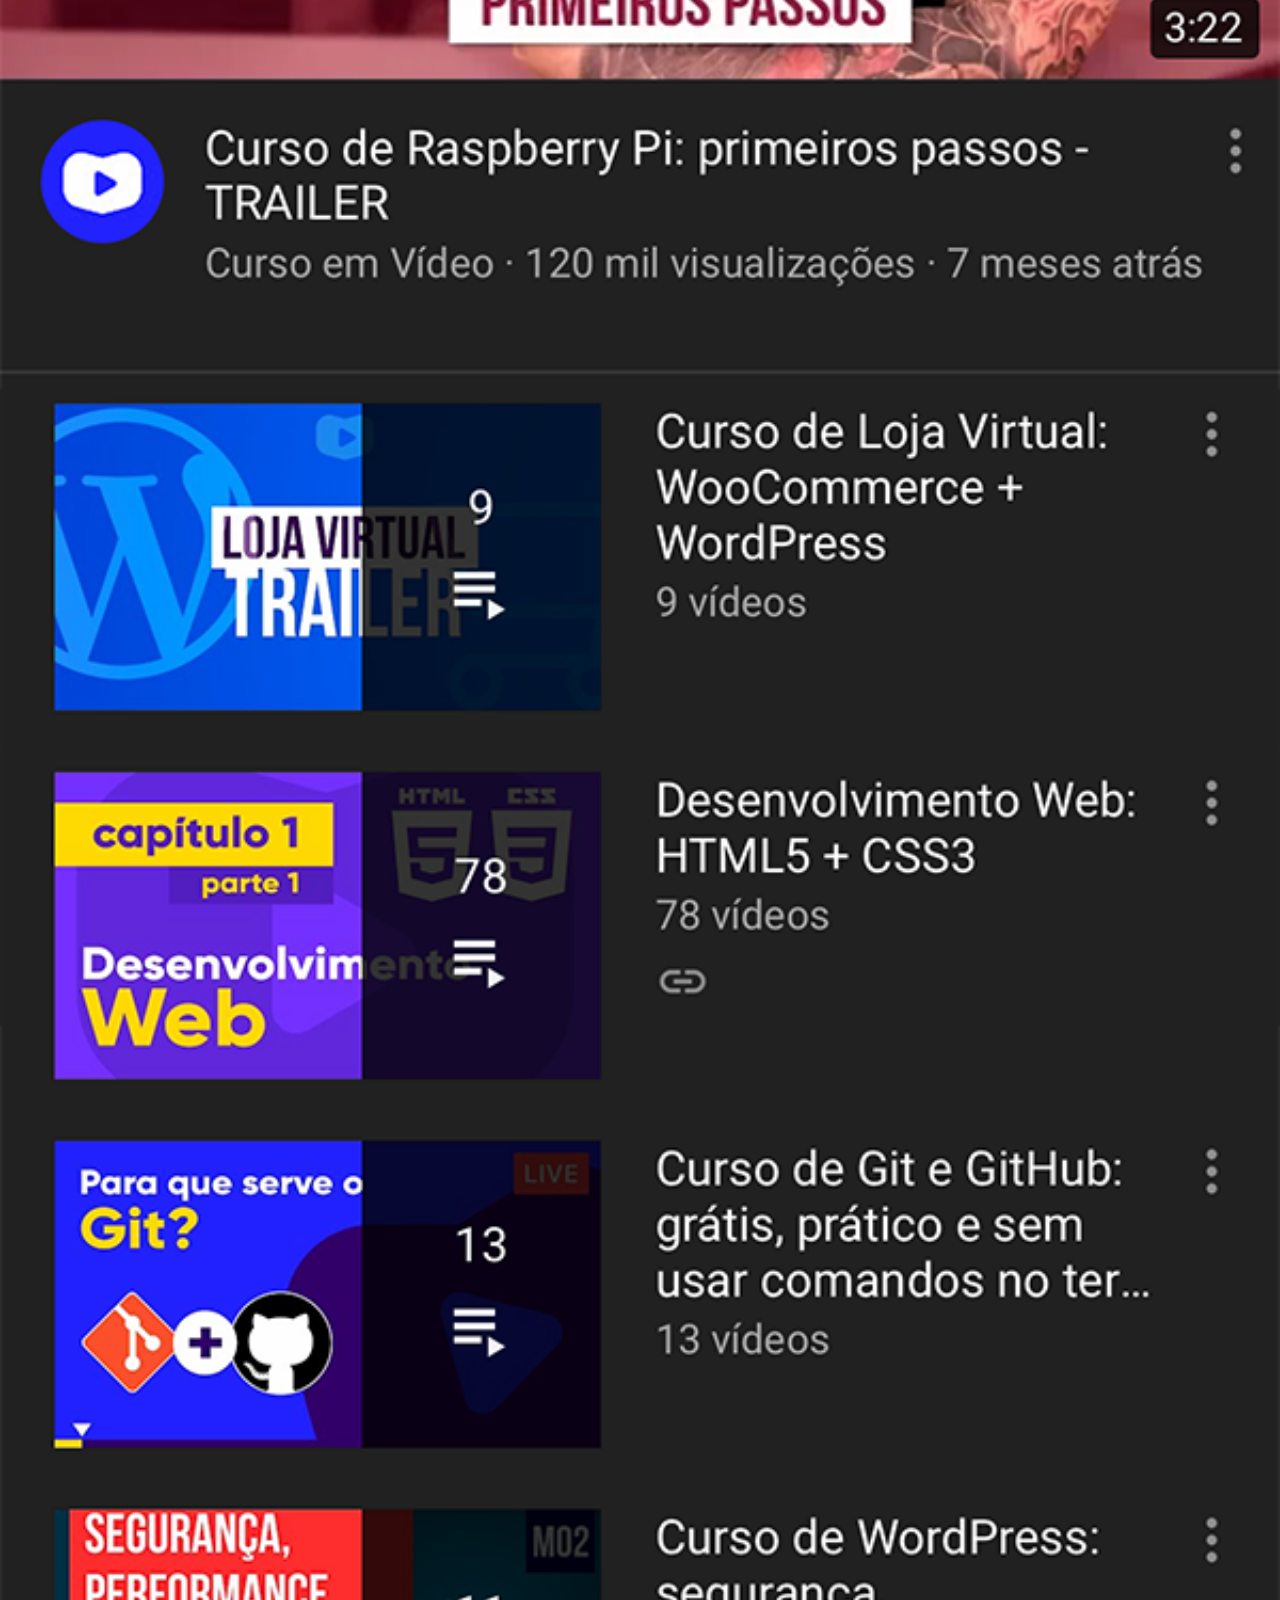
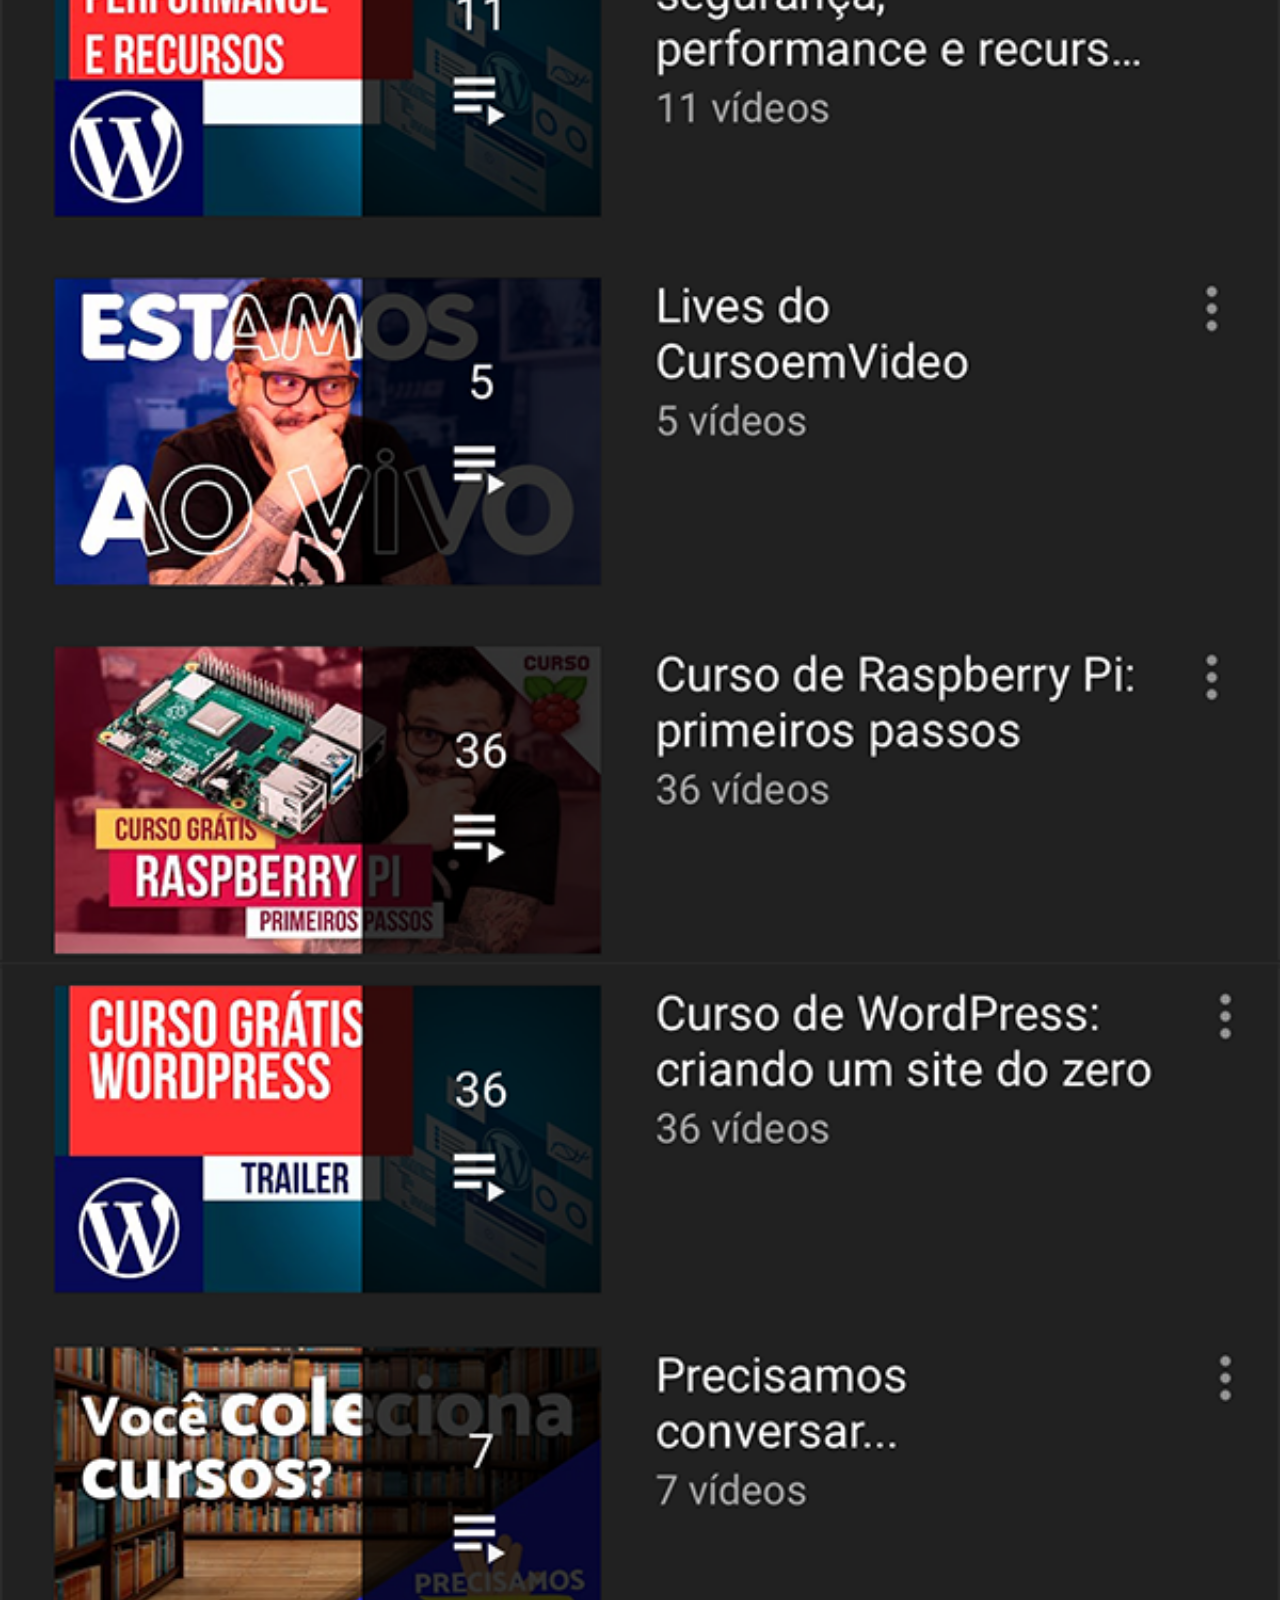
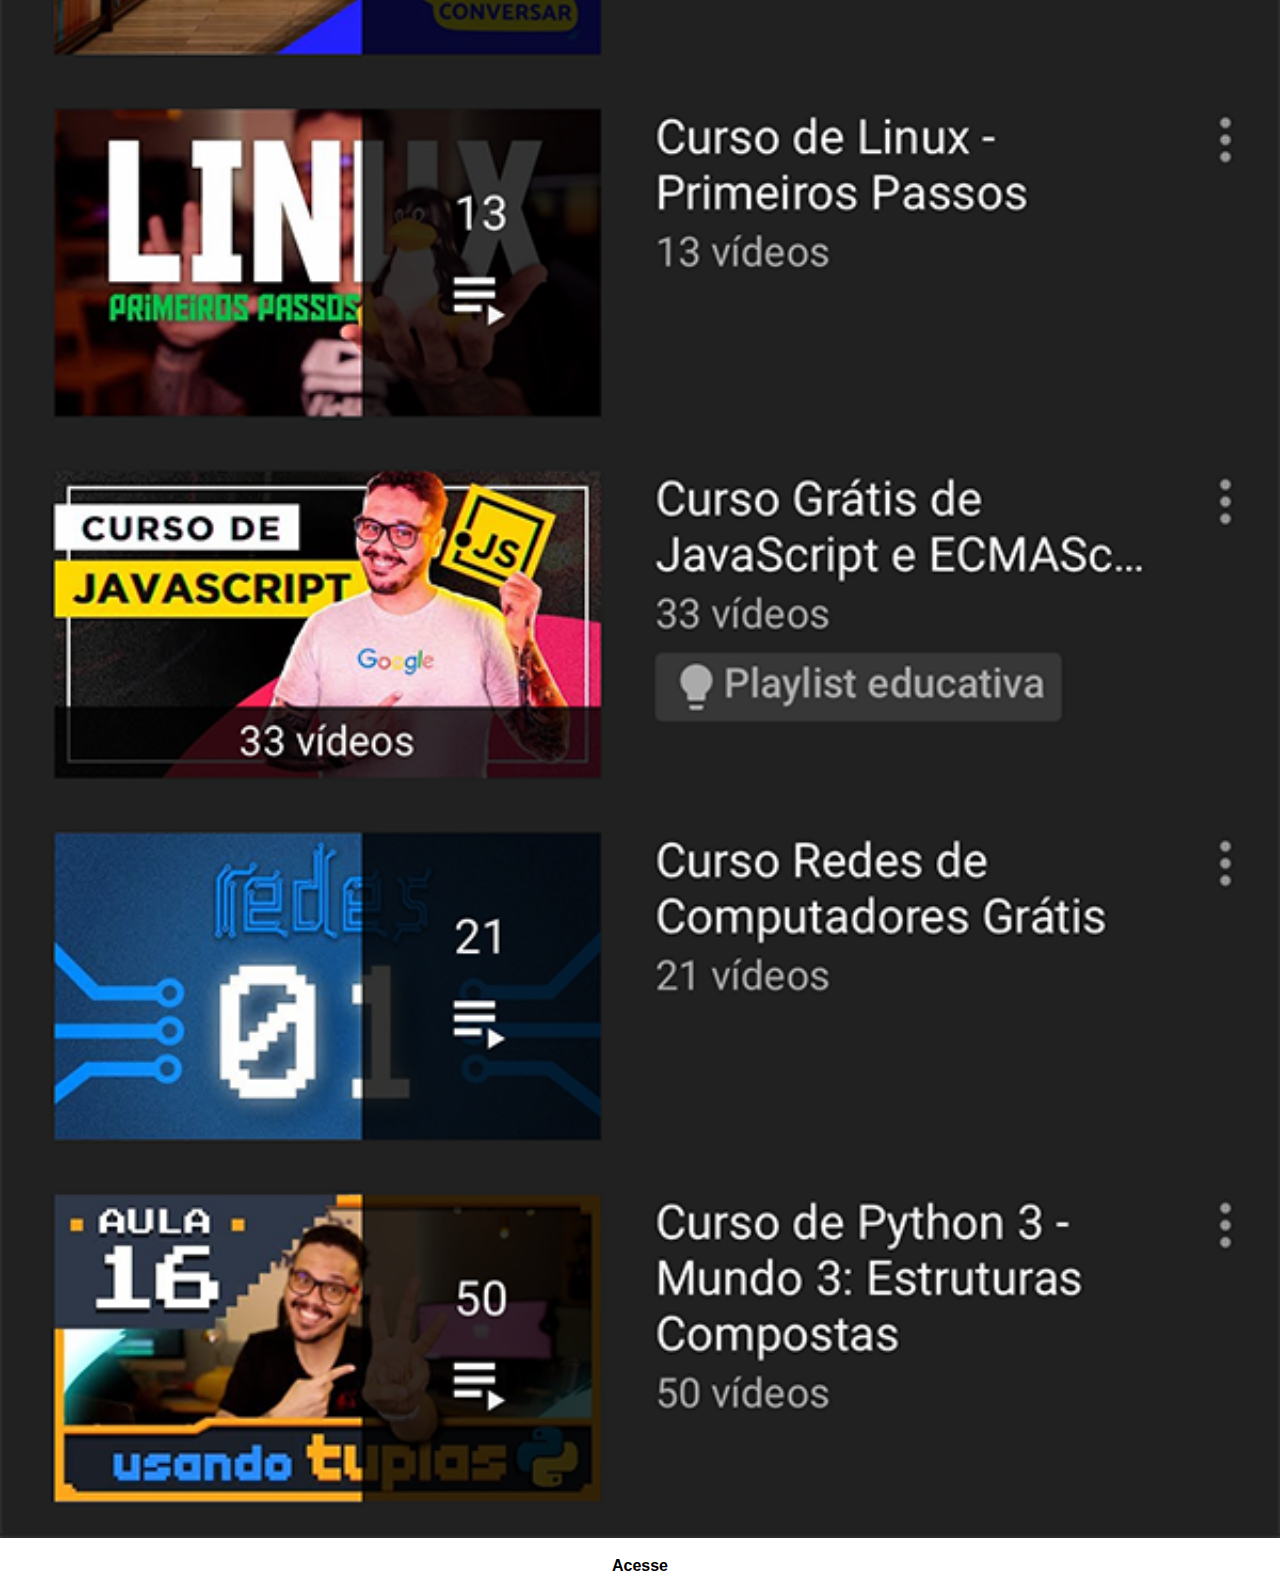
<file: youtube.html>
<!DOCTYPE html>
<html lang="pt-br">
<head>
    <meta charset="UTF-8">
    <meta http-equiv="X-UA-Compatible" content="IE=edge">
    <meta name="viewport" content="width=device-width, initial-scale=1.0">
    <title>youtube</title>
    <link rel="stylesheet" href="estilo/social.css">
    
</head>
<body>
    <img src="imagens/tela-youtube.png" alt="tela-youtube">
    <a href="https://www.youtube.com/c/CursoemV%C3%ADdeo/playlists" target="_blank"> Acesse</a>
</body>
</html>
</file>
<file: estilo.css>
@charset "UTF-8";

* {    
    margin: 0px;
    padding: 0px;
    font-family: Arial, Helvetica, sans-serif;
}

html, body  {
     height: 100vh;
    width: 100vw;
    background-color: black;    
}
 body{
    background: url('imagens/fundo-madeira.jpg') no-repeat top center ;
    background-size: cover;
background-attachment: fixed;
 }

main{ 
position: relative;
height: 100vh;

}


section#telefone{ 
   position: absolute;
   top: 50%;
   left: 50%;
   transform: translate(-50%, -50%);
   height: 627px;
    width: 311px;
    background: url(imagens/frame-iphone.png) no-repeat ; 
}

iframe#tela{
    position: relative;
    top: 80px;
   left: 22px;
   width: 266px;
   height: 471px;}

section#redes-sociais{
 text-align: right;
;}
    
section#redes-sociais img{
    
    padding: 3px;
    margin: 10px;
    width: 50px; 
    border-radius: 50%;
    box-sizing: border-box;
    box-shadow: 2px 2px 5px rgb(49, 48, 48);

   }
   section#redes-sociais img:hover{ 
    border: 1px solid rgba(245, 245, 245, 0.616);
    transform: translate(-2px, -2px);
    box-shadow: 5px 5px 10px black  ;
    transition: transform 0.2s;
   }
</file>
<file: estilo/social.css>
@charset "UTF-8";
*{
    margin: 0px;
    padding: 0px;
    font-family: Arial, Helvetica, sans-serif;
}
img{
width: 100vw;

}
::-webkit-scrollbar {
width: 0px;
height: 0px;
}


a{
display: block;
background-color: rgba(255, 255, 255, 0.322);
color: black;
padding:15px;
text-align: center;
font-weight: bolder;
text-decoration: none;
}

a:hover{ background-color: rgba(161, 161, 161, 0.24);}
</file>
